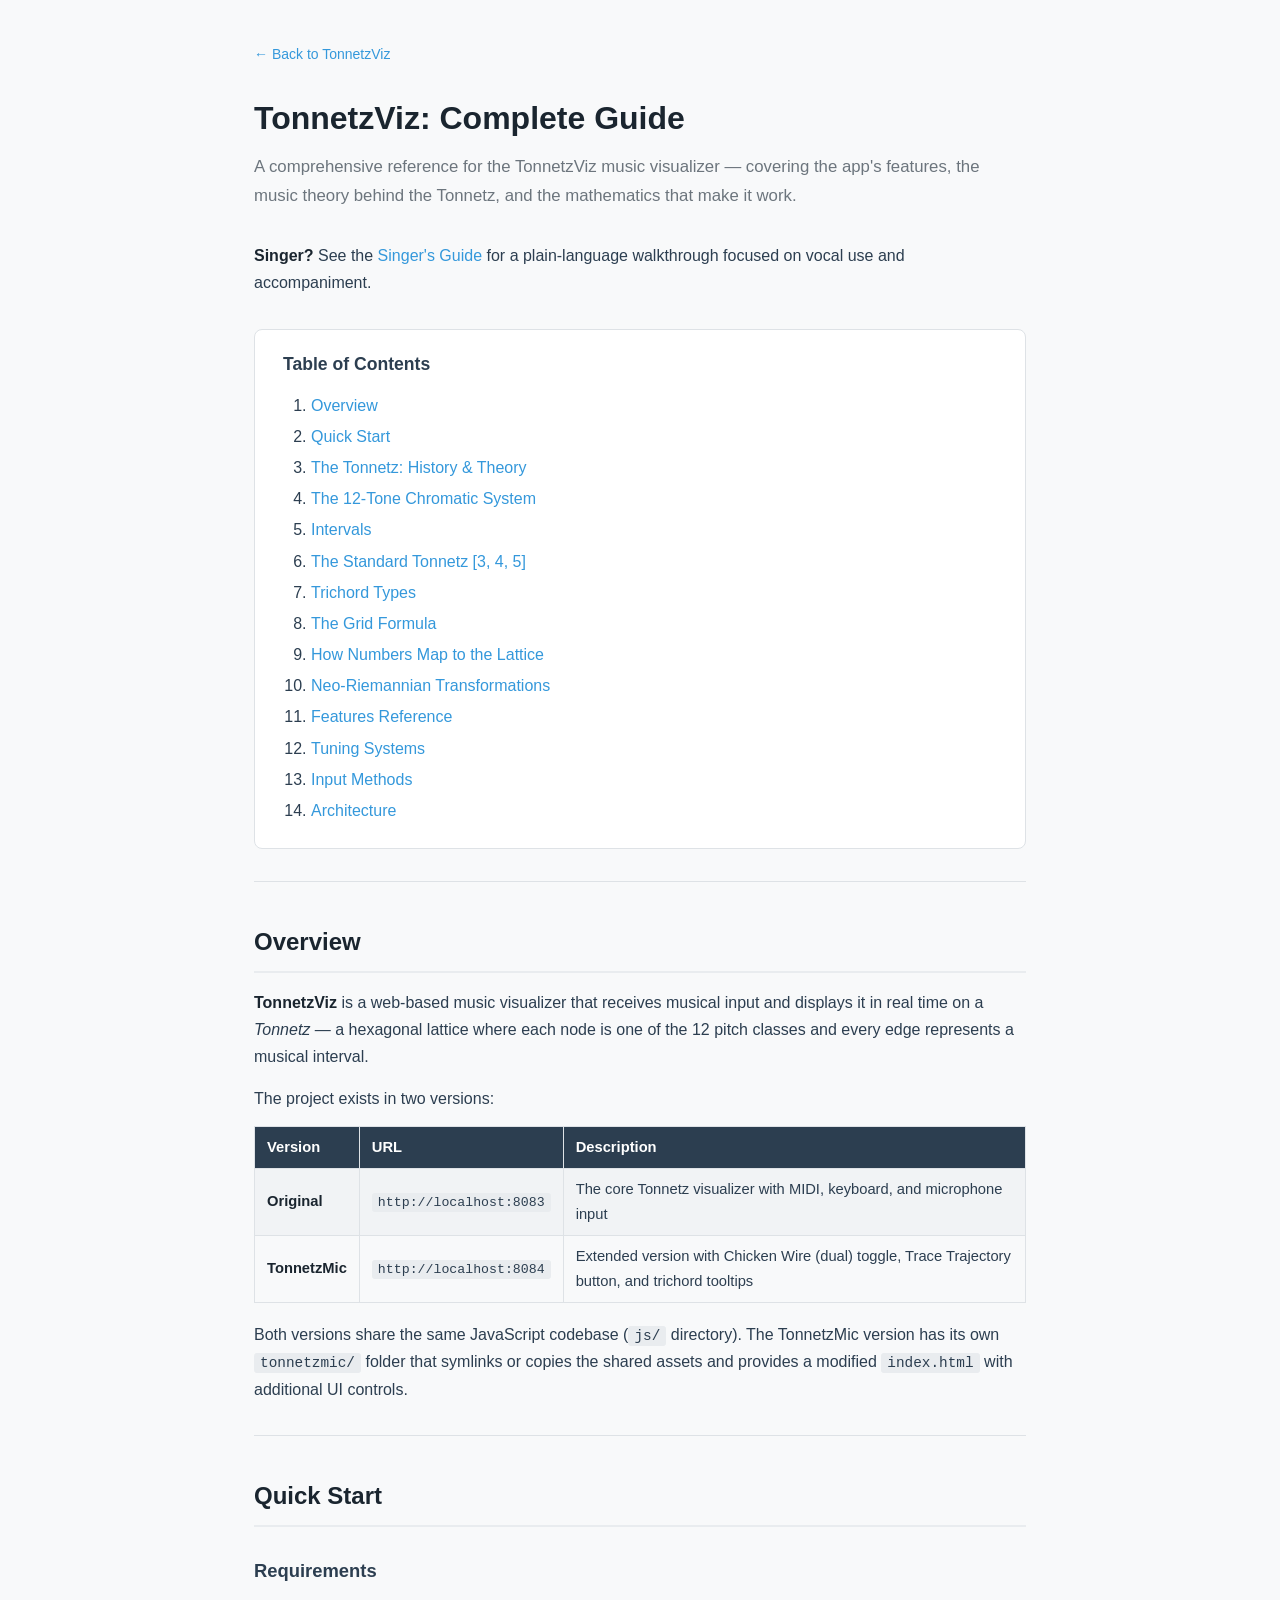
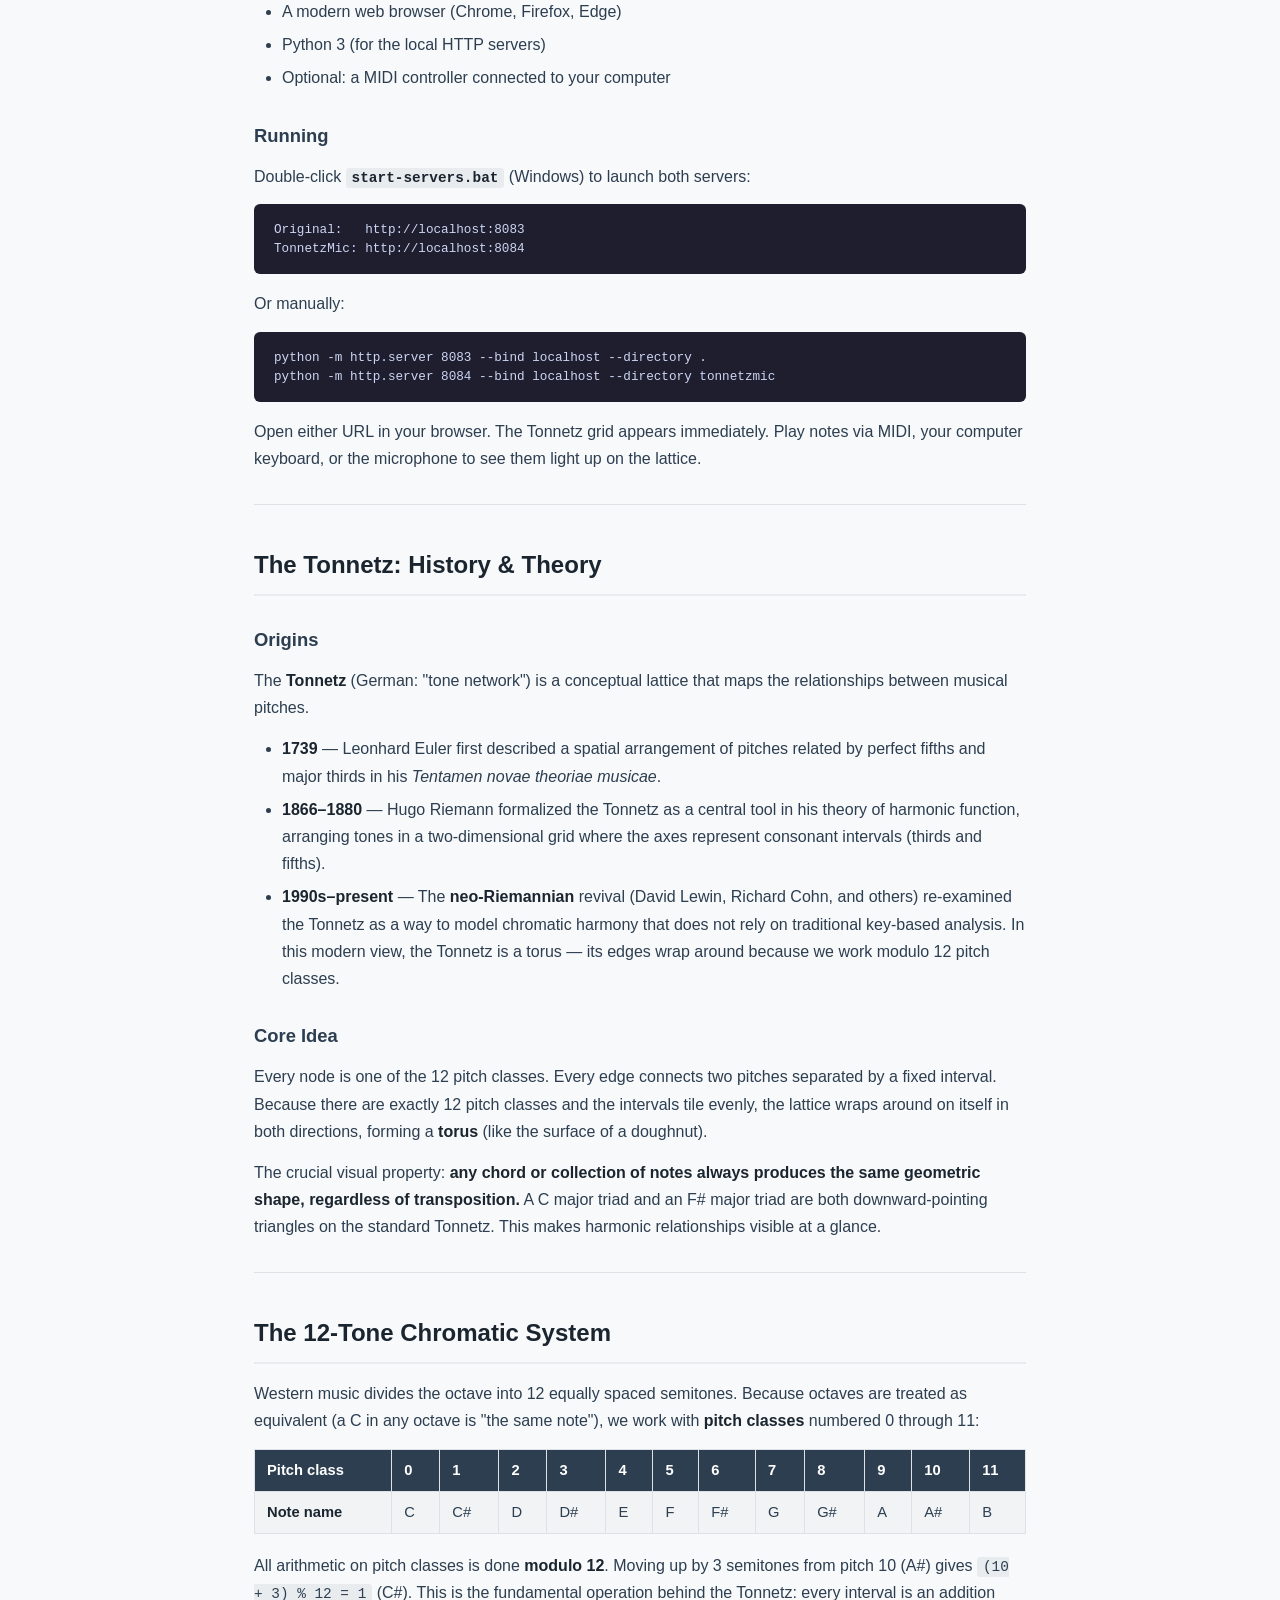
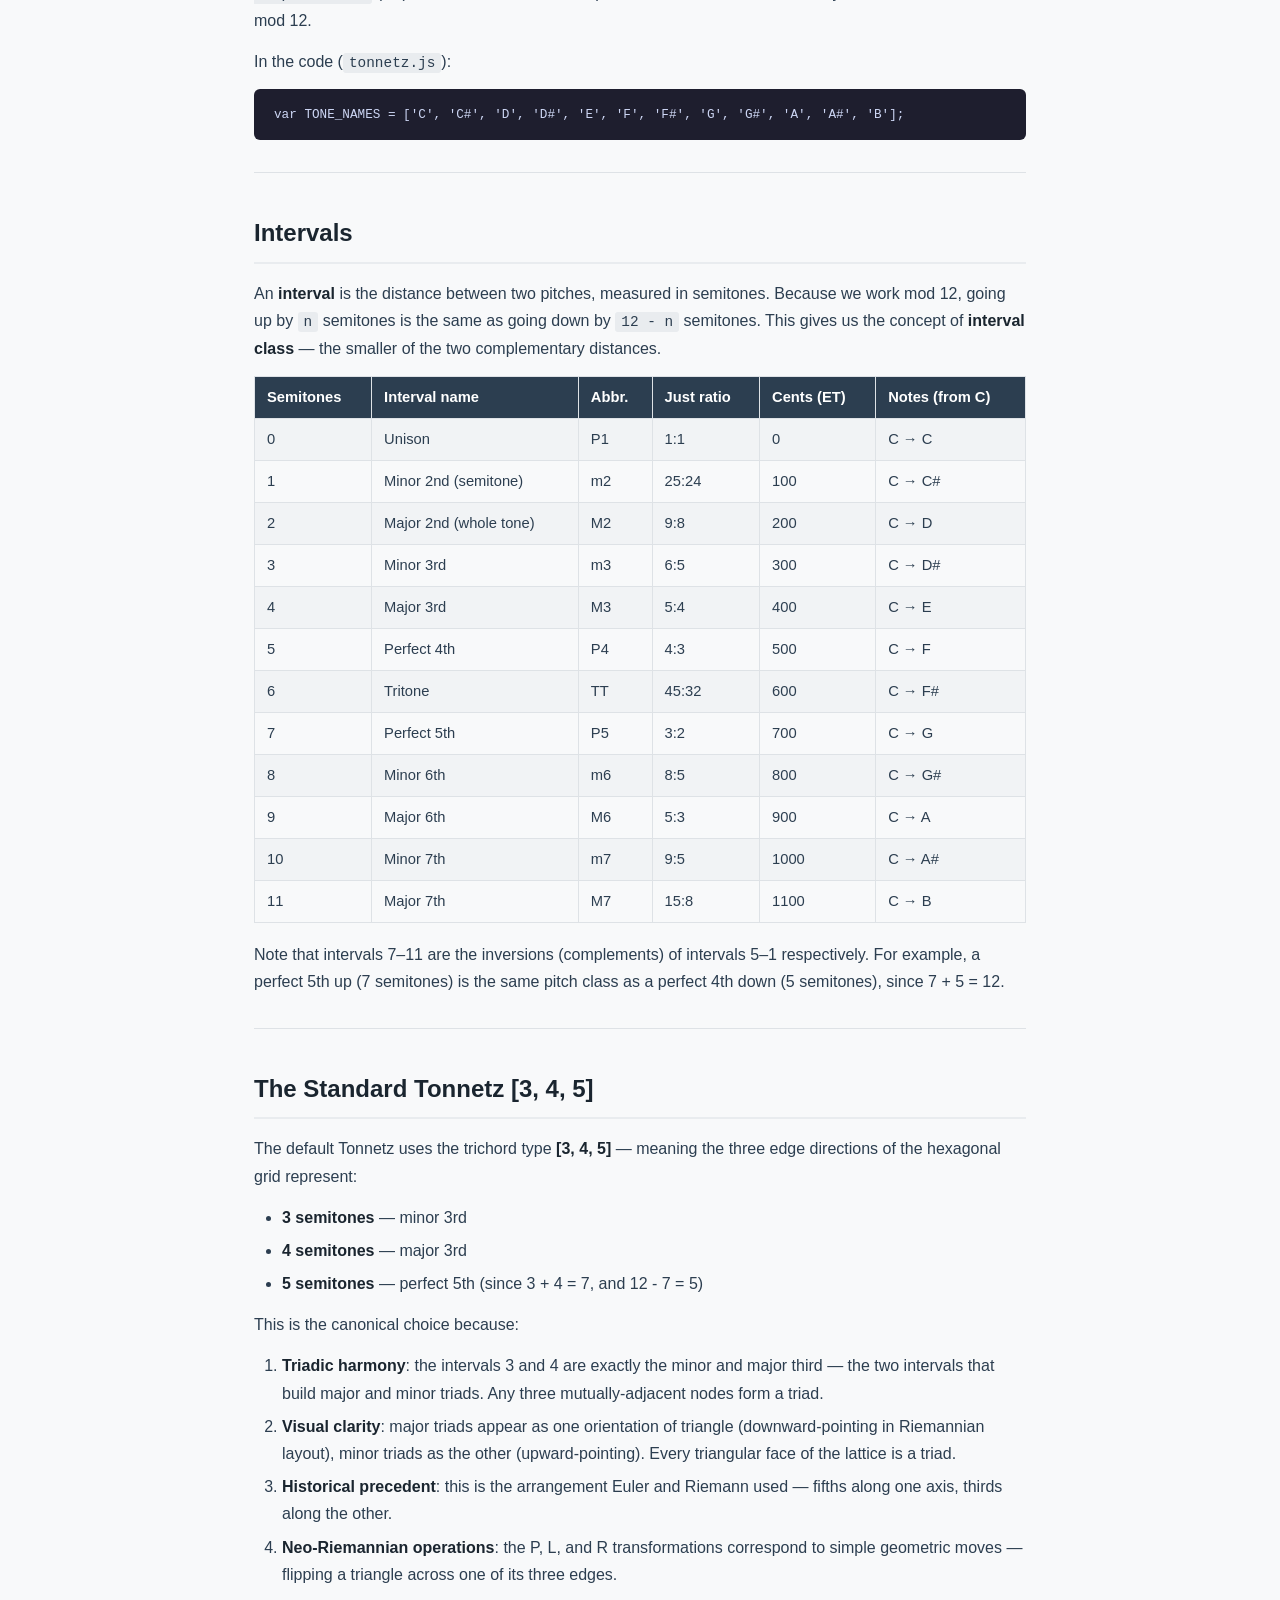
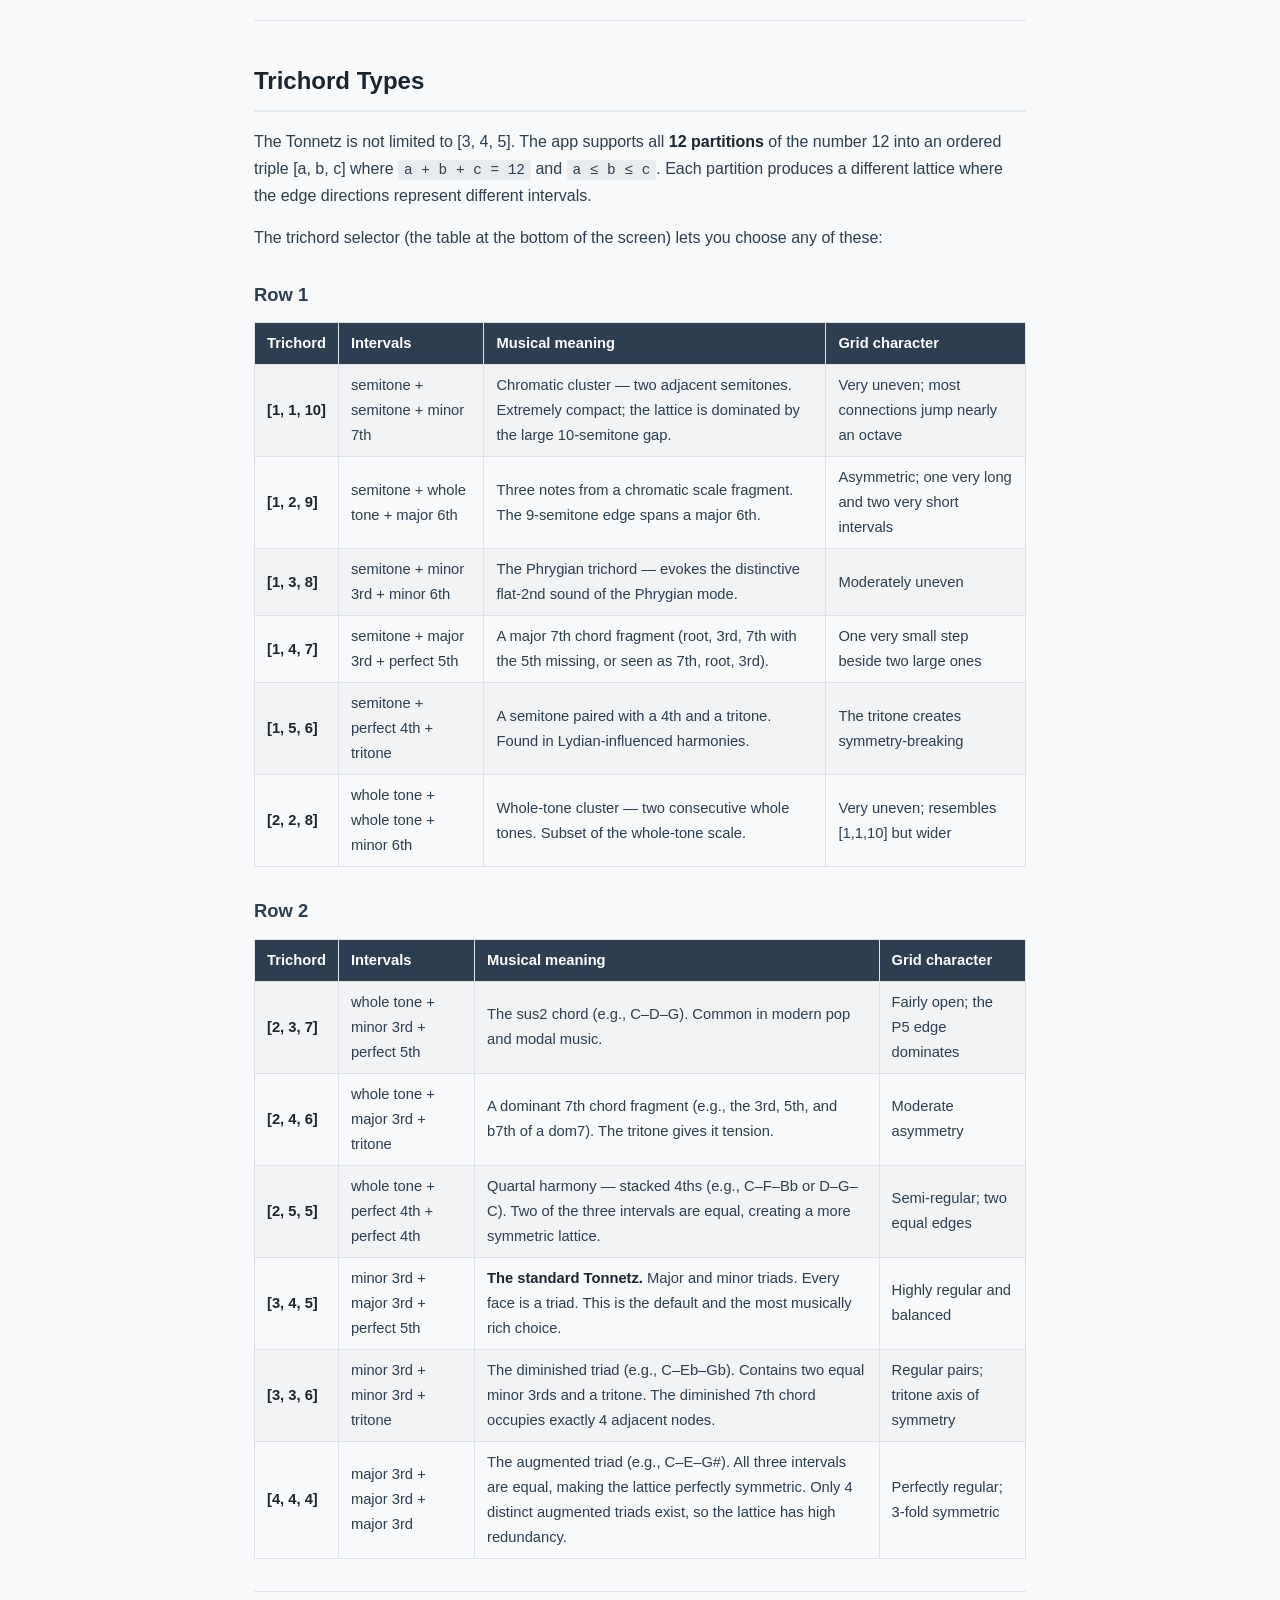
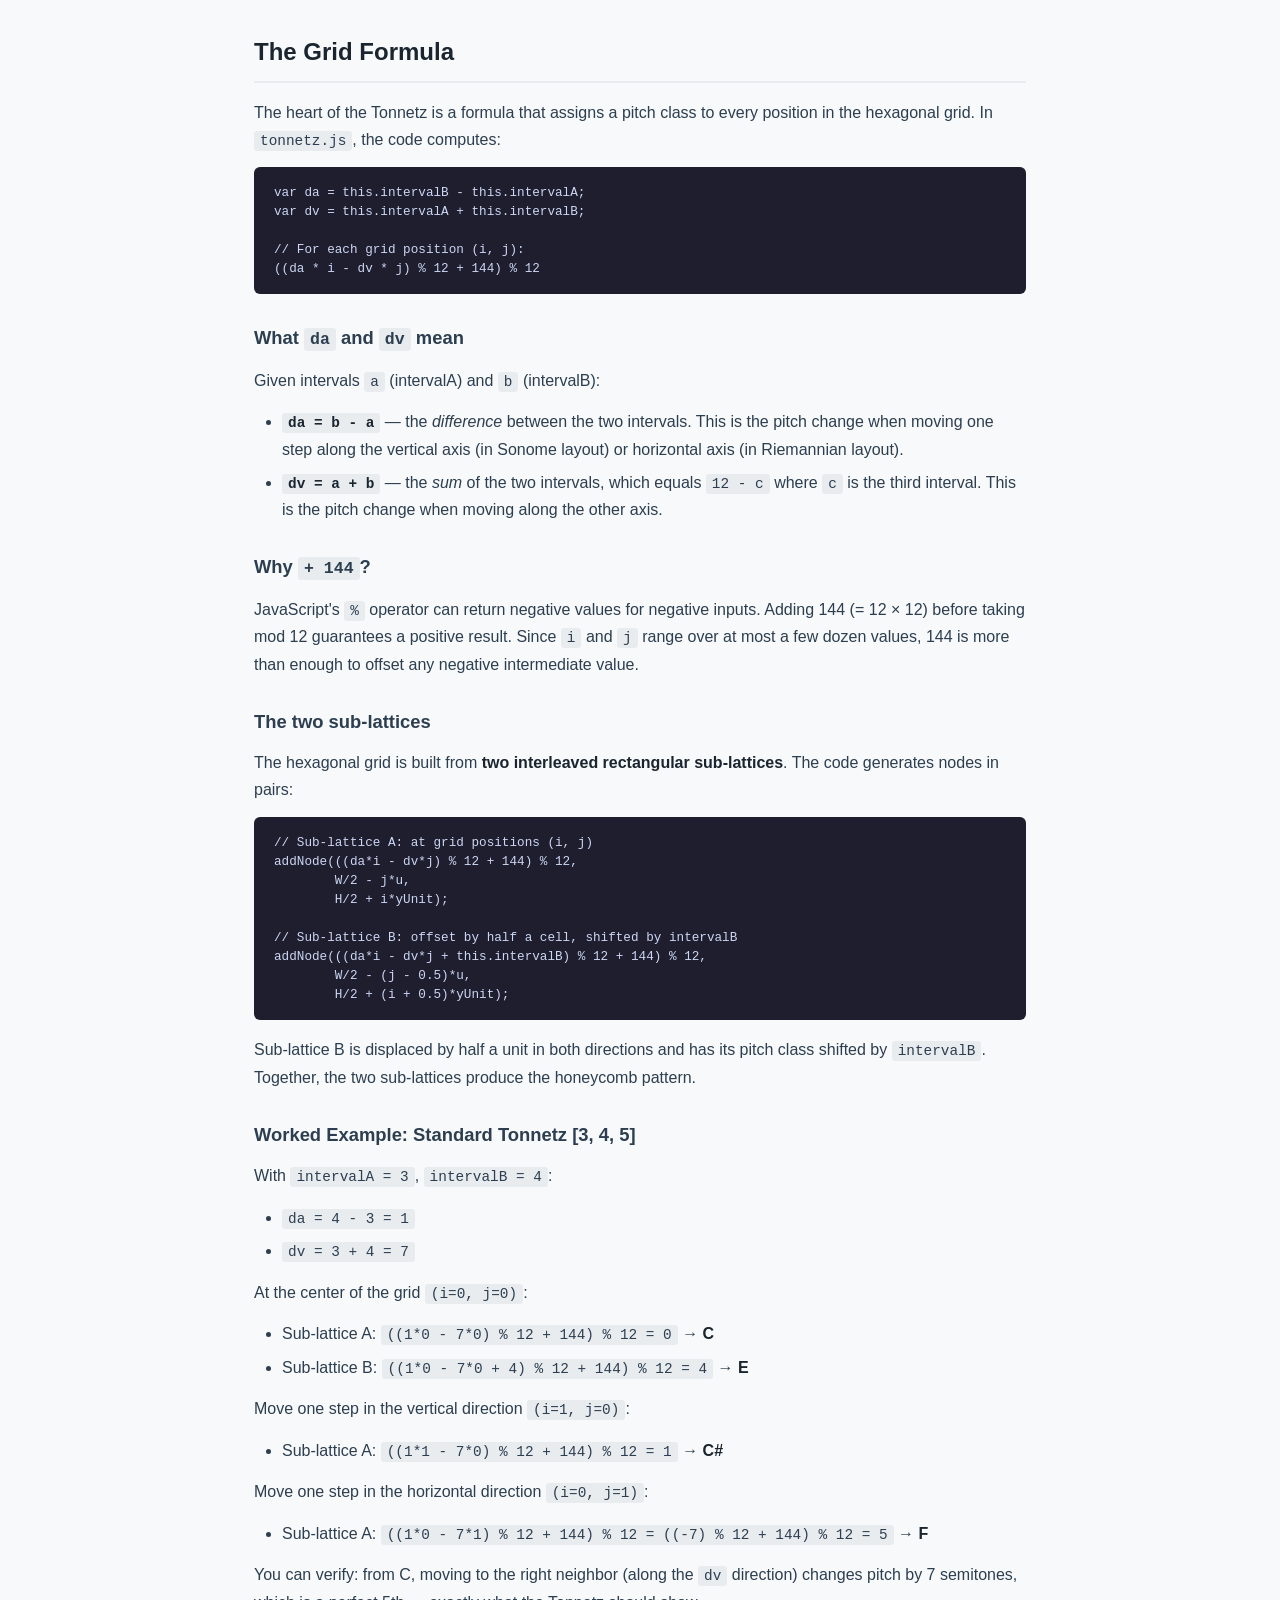
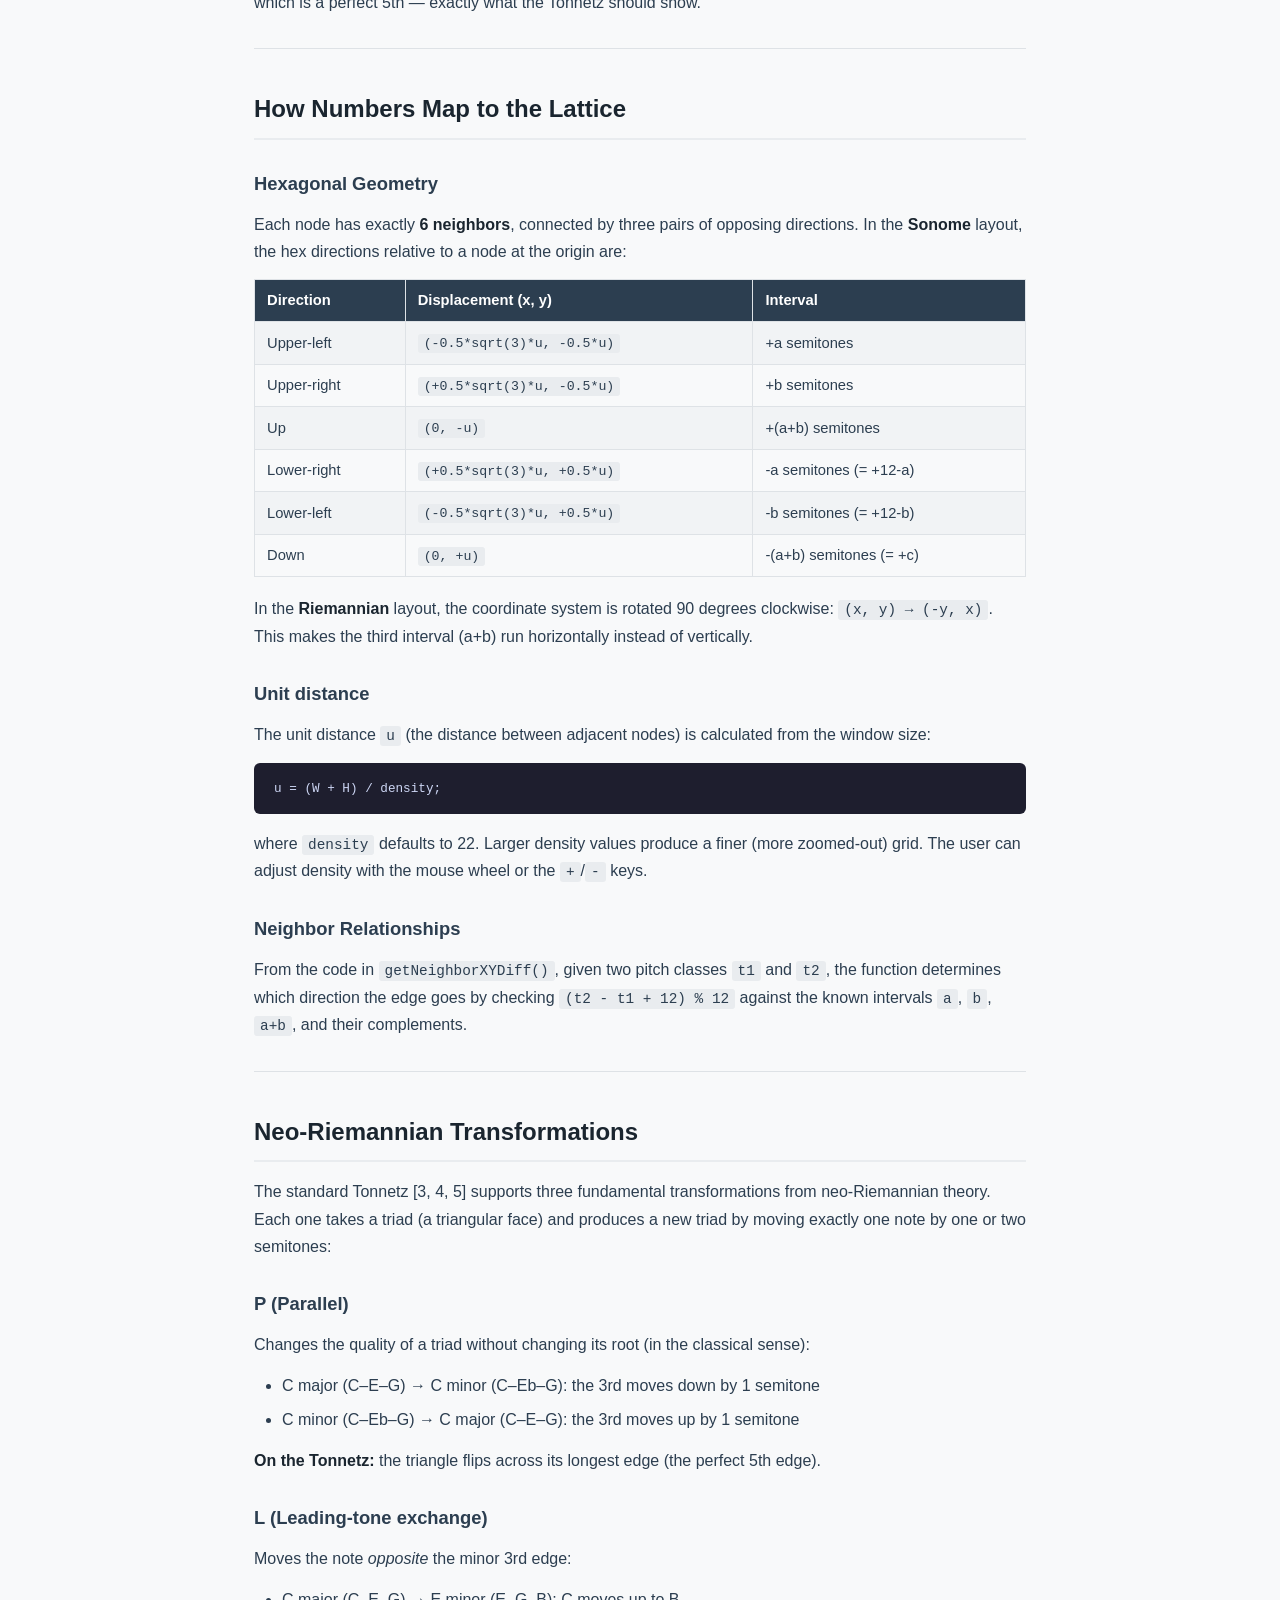
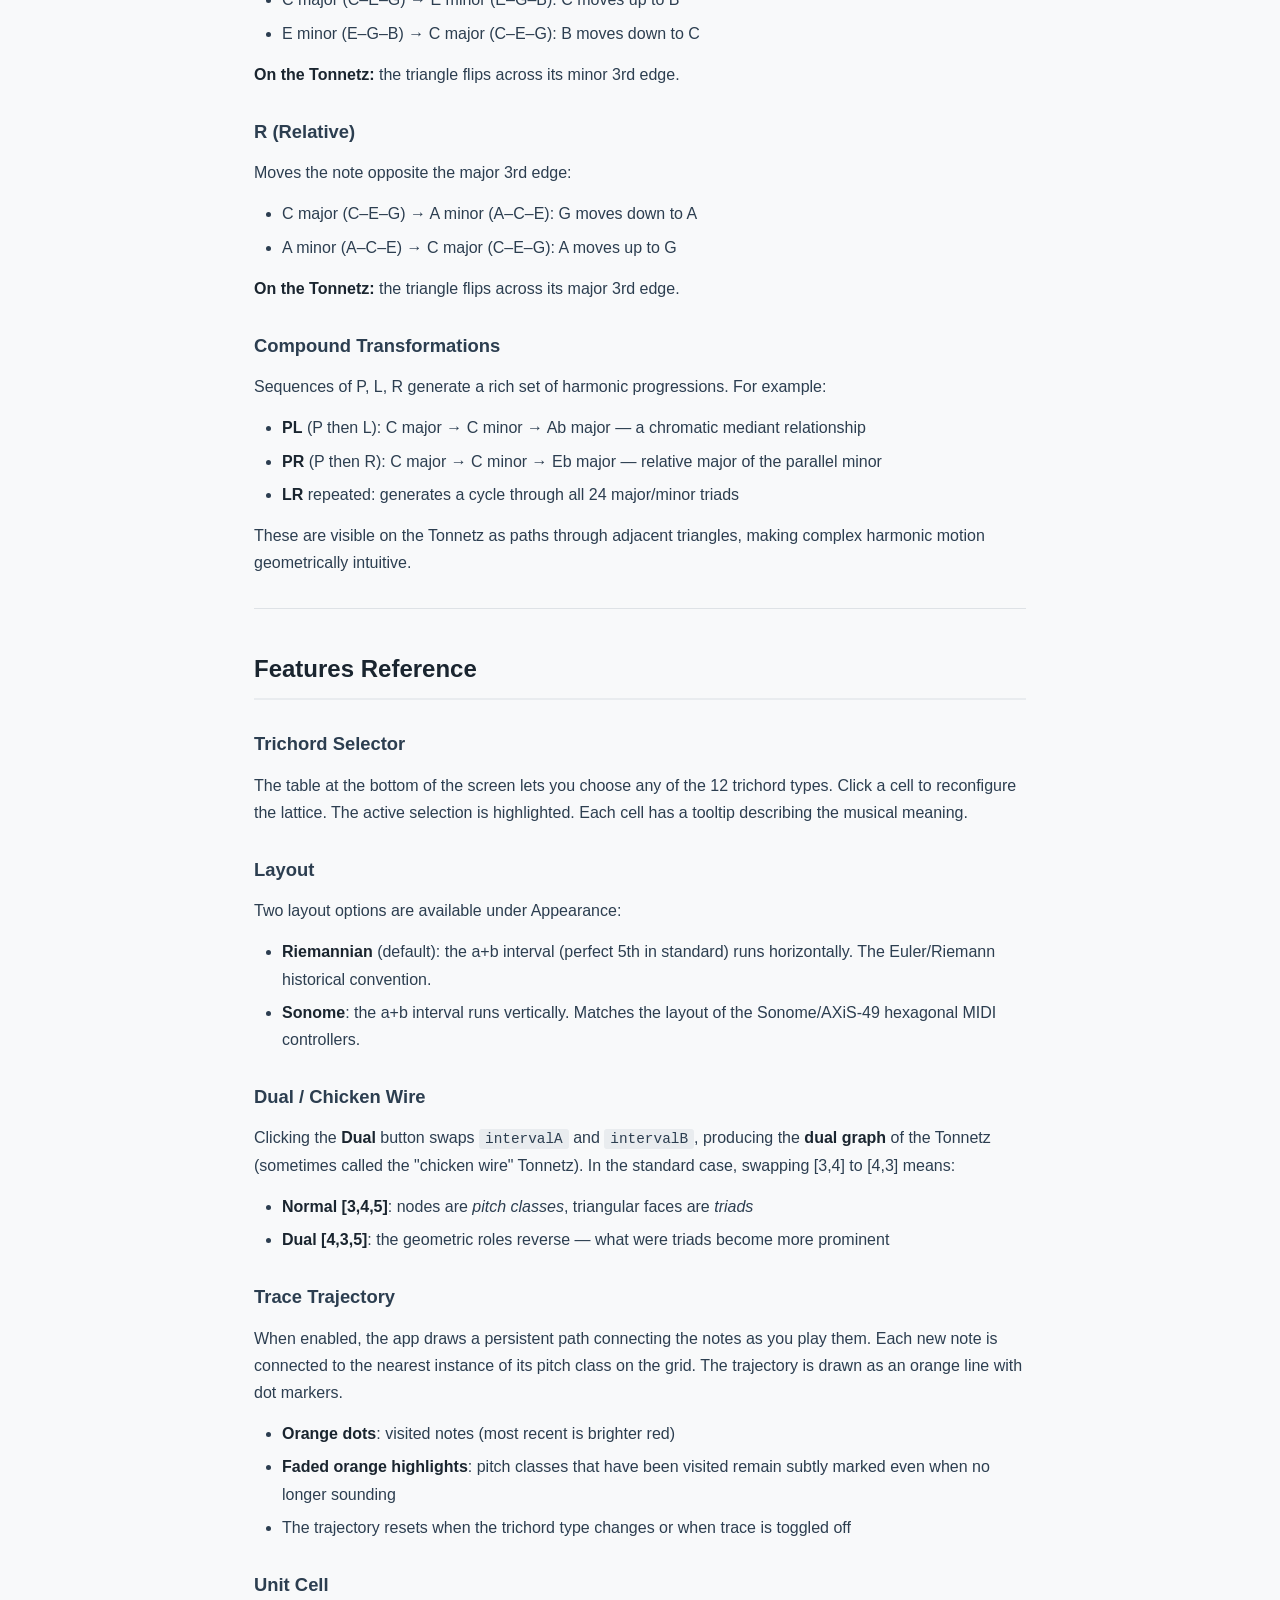
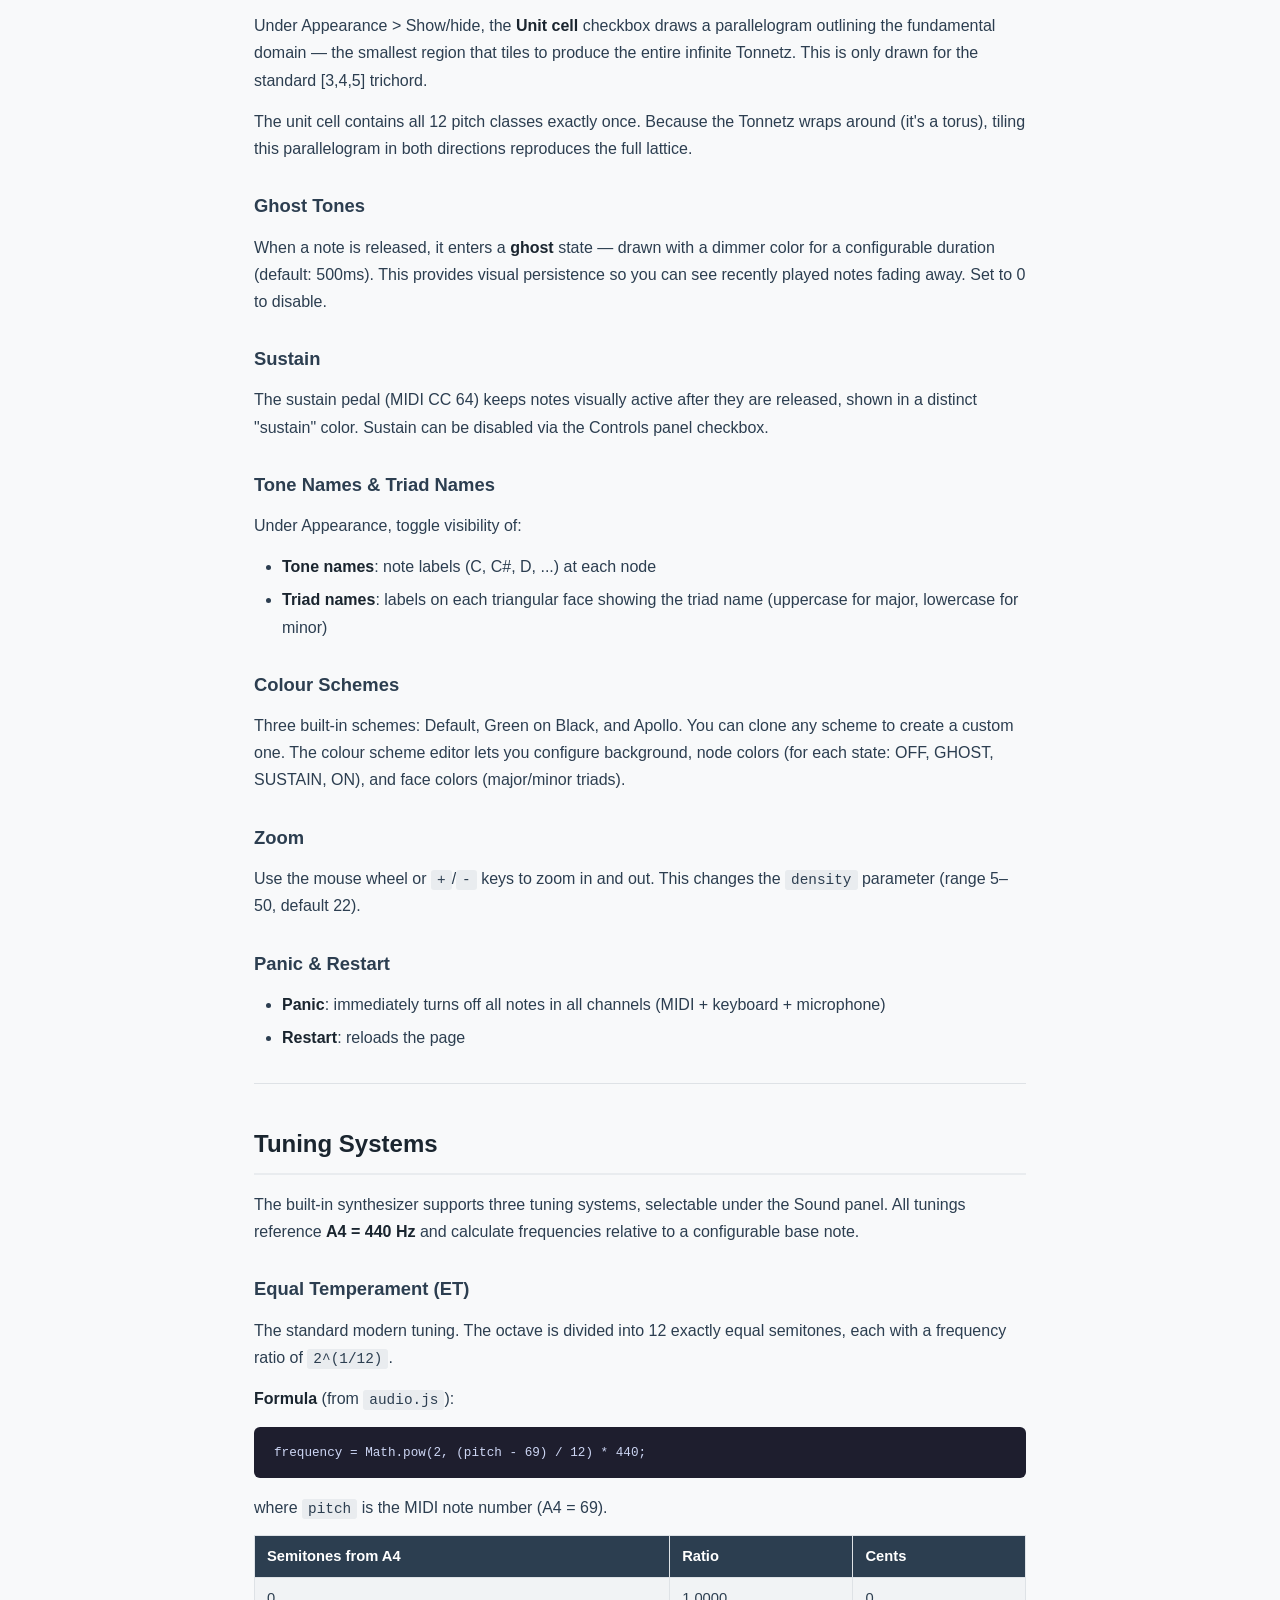
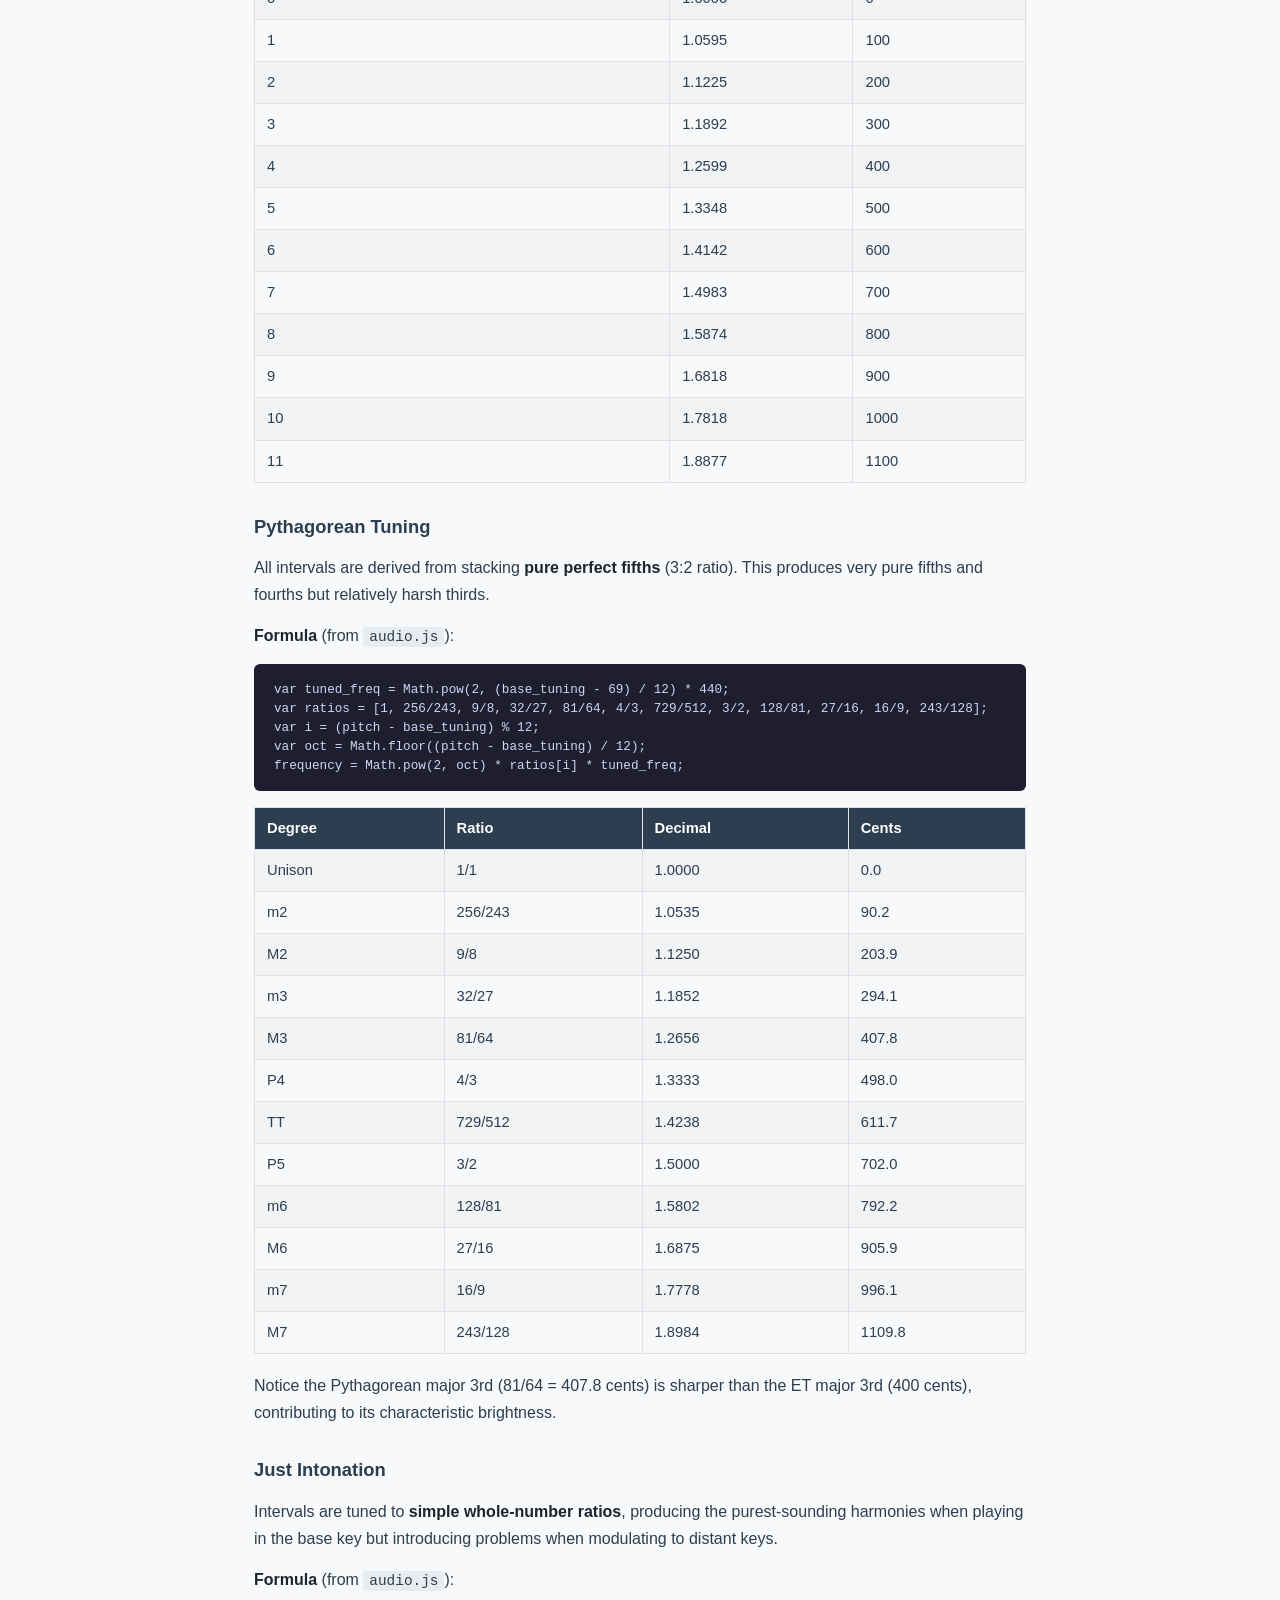
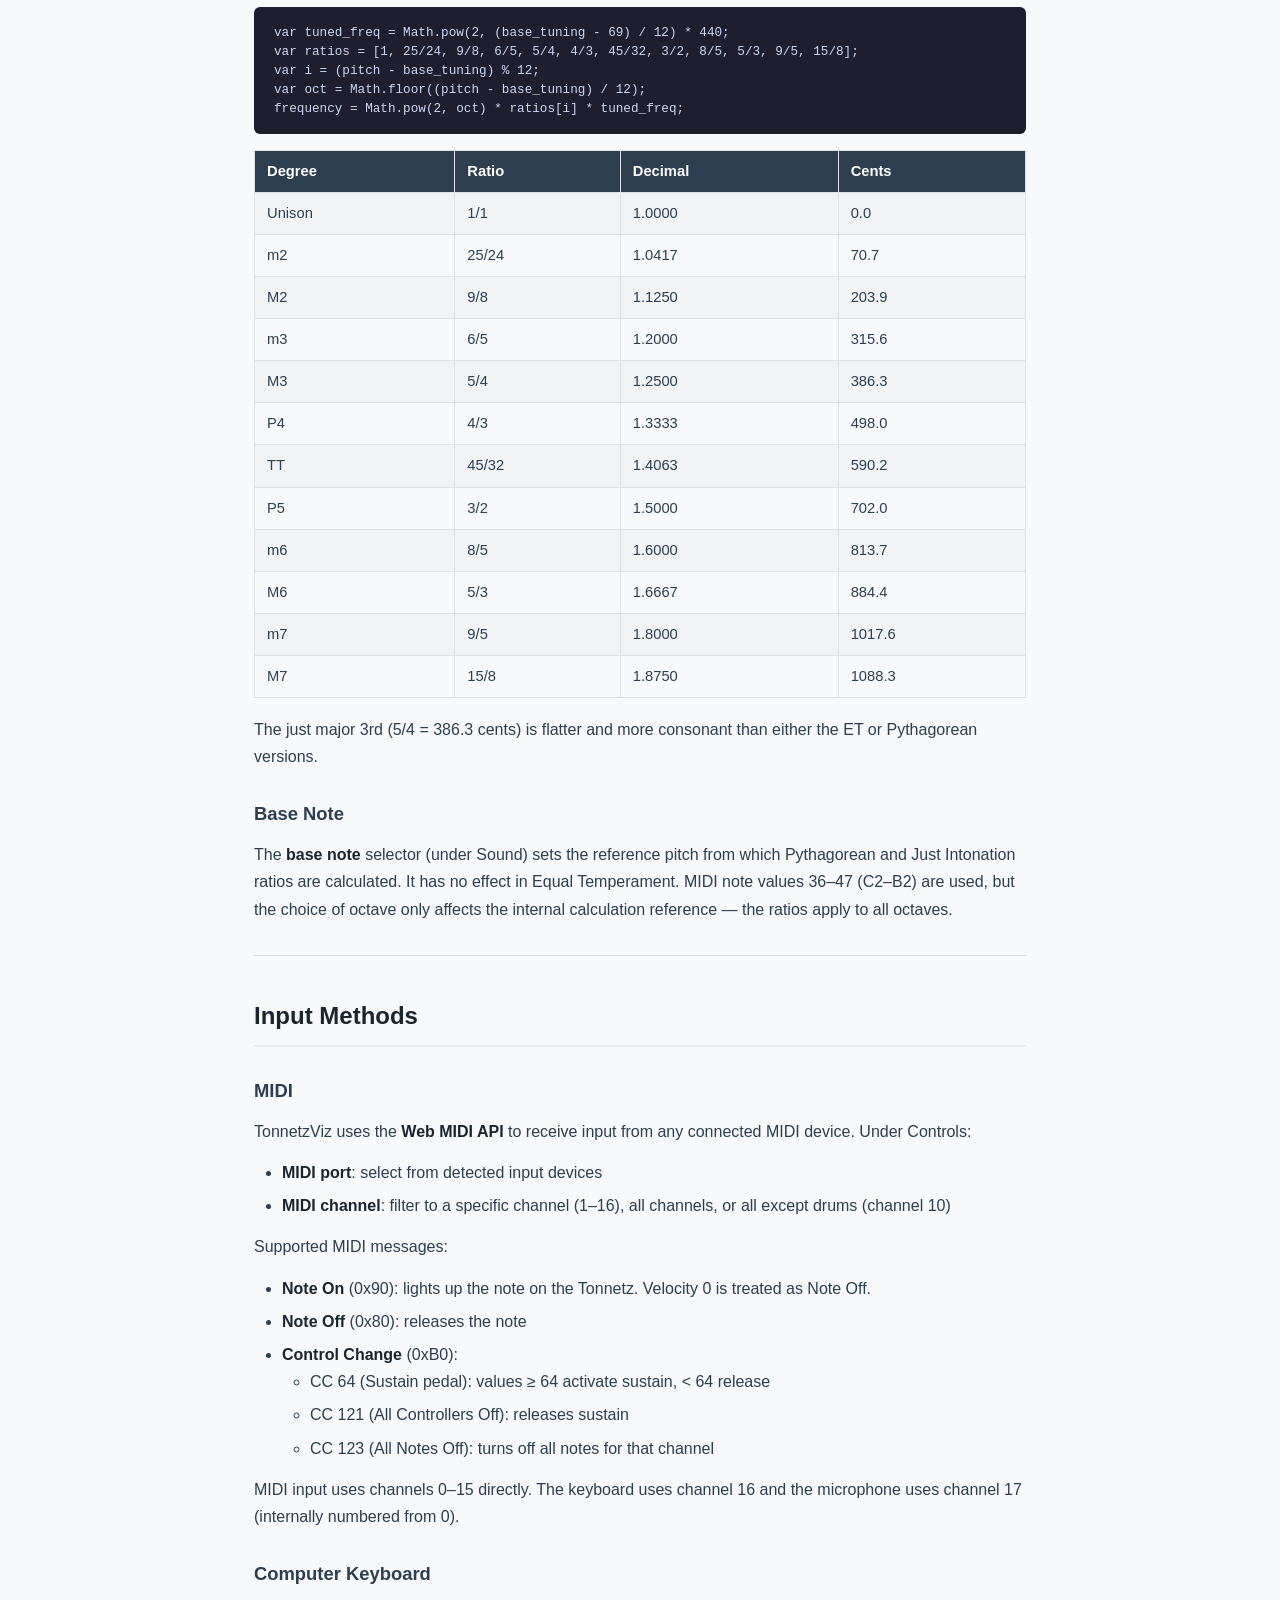
<file: help.html>
<!DOCTYPE html>
<html lang="en">
<head>
  <meta charset="UTF-8">
  <meta name="viewport" content="width=device-width, initial-scale=1.0">
  <title>TonnetzViz Guide</title>
  <style>
    * { margin: 0; padding: 0; box-sizing: border-box; }

    body {
      font-family: -apple-system, BlinkMacSystemFont, "Segoe UI", Roboto, Helvetica, Arial, sans-serif;
      line-height: 1.7;
      color: #2c3e50;
      background: #f8f9fa;
    }

    .container {
      max-width: 820px;
      margin: 0 auto;
      padding: 40px 24px 80px;
    }

    .back-link {
      display: inline-block;
      margin-bottom: 24px;
      color: #3498db;
      text-decoration: none;
      font-size: 14px;
    }
    .back-link:hover { text-decoration: underline; }

    h1 {
      font-size: 2em;
      margin-bottom: 8px;
      color: #1a252f;
    }

    .subtitle {
      font-size: 1.05em;
      color: #6c757d;
      margin-bottom: 32px;
    }

    hr {
      border: none;
      border-top: 1px solid #dee2e6;
      margin: 32px 0;
    }

    h2 {
      font-size: 1.5em;
      margin-top: 40px;
      margin-bottom: 16px;
      padding-bottom: 8px;
      border-bottom: 2px solid #e9ecef;
      color: #1a252f;
    }

    h3 {
      font-size: 1.15em;
      margin-top: 28px;
      margin-bottom: 12px;
      color: #2c3e50;
    }

    h4 {
      font-size: 1em;
      margin-top: 20px;
      margin-bottom: 8px;
      color: #34495e;
    }

    p {
      margin-bottom: 14px;
    }

    a {
      color: #3498db;
      text-decoration: none;
    }
    a:hover { text-decoration: underline; }

    ul, ol {
      margin-bottom: 14px;
      padding-left: 28px;
    }

    li {
      margin-bottom: 6px;
    }

    strong { color: #1a252f; }

    code {
      font-family: "SFMono-Regular", Consolas, "Liberation Mono", Menlo, monospace;
      background: #e9ecef;
      padding: 2px 6px;
      border-radius: 3px;
      font-size: 0.9em;
    }

    pre {
      background: #1e1e2e;
      color: #cdd6f4;
      padding: 16px 20px;
      border-radius: 6px;
      overflow-x: auto;
      margin-bottom: 16px;
      font-size: 0.88em;
      line-height: 1.5;
    }
    pre code {
      background: none;
      padding: 0;
      color: inherit;
    }

    table {
      width: 100%;
      border-collapse: collapse;
      margin-bottom: 18px;
      font-size: 0.92em;
    }
    th, td {
      border: 1px solid #dee2e6;
      padding: 8px 12px;
      text-align: left;
    }
    th {
      background: #2c3e50;
      color: #fff;
      font-weight: 600;
    }
    tr:nth-child(even) {
      background: #f1f3f5;
    }

    .toc {
      background: #fff;
      border: 1px solid #dee2e6;
      border-radius: 8px;
      padding: 20px 28px;
      margin-bottom: 32px;
    }
    .toc h3 {
      margin-top: 0;
      margin-bottom: 12px;
      font-size: 1.1em;
    }
    .toc ol {
      margin-bottom: 0;
    }
    .toc li {
      margin-bottom: 4px;
    }

    .data-flow-diagram {
      background: #1e1e2e;
      color: #cdd6f4;
      padding: 16px 20px;
      border-radius: 6px;
      overflow-x: auto;
      margin-bottom: 16px;
      font-family: "SFMono-Regular", Consolas, monospace;
      font-size: 0.85em;
      line-height: 1.5;
      white-space: pre;
    }
  </style>
</head>
<body>
  <div class="container">
    <a href="index.html" class="back-link">&larr; Back to TonnetzViz</a>

    <h1>TonnetzViz: Complete Guide</h1>
    <p class="subtitle">A comprehensive reference for the TonnetzViz music visualizer &mdash; covering the app's features, the music theory behind the Tonnetz, and the mathematics that make it work.</p>
    <p style="margin-bottom: 32px;"><strong>Singer?</strong> See the <a href="vocalist-guide.html">Singer's Guide</a> for a plain-language walkthrough focused on vocal use and accompaniment.</p>

    <div class="toc">
      <h3>Table of Contents</h3>
      <ol>
        <li><a href="#overview">Overview</a></li>
        <li><a href="#quick-start">Quick Start</a></li>
        <li><a href="#history-theory">The Tonnetz: History &amp; Theory</a></li>
        <li><a href="#chromatic-system">The 12-Tone Chromatic System</a></li>
        <li><a href="#intervals">Intervals</a></li>
        <li><a href="#standard-tonnetz">The Standard Tonnetz [3, 4, 5]</a></li>
        <li><a href="#trichord-types">Trichord Types</a></li>
        <li><a href="#grid-formula">The Grid Formula</a></li>
        <li><a href="#lattice-mapping">How Numbers Map to the Lattice</a></li>
        <li><a href="#neo-riemannian">Neo-Riemannian Transformations</a></li>
        <li><a href="#features">Features Reference</a></li>
        <li><a href="#tuning">Tuning Systems</a></li>
        <li><a href="#input">Input Methods</a></li>
        <li><a href="#architecture">Architecture</a></li>
      </ol>
    </div>

    <hr>

    <!-- Overview -->
    <h2 id="overview">Overview</h2>
    <p><strong>TonnetzViz</strong> is a web-based music visualizer that receives musical input and displays it in real time on a <em>Tonnetz</em> &mdash; a hexagonal lattice where each node is one of the 12 pitch classes and every edge represents a musical interval.</p>
    <p>The project exists in two versions:</p>
    <table>
      <tr><th>Version</th><th>URL</th><th>Description</th></tr>
      <tr><td><strong>Original</strong></td><td><code>http://localhost:8083</code></td><td>The core Tonnetz visualizer with MIDI, keyboard, and microphone input</td></tr>
      <tr><td><strong>TonnetzMic</strong></td><td><code>http://localhost:8084</code></td><td>Extended version with Chicken Wire (dual) toggle, Trace Trajectory button, and trichord tooltips</td></tr>
    </table>
    <p>Both versions share the same JavaScript codebase (<code>js/</code> directory). The TonnetzMic version has its own <code>tonnetzmic/</code> folder that symlinks or copies the shared assets and provides a modified <code>index.html</code> with additional UI controls.</p>

    <hr>

    <!-- Quick Start -->
    <h2 id="quick-start">Quick Start</h2>
    <h3>Requirements</h3>
    <ul>
      <li>A modern web browser (Chrome, Firefox, Edge)</li>
      <li>Python 3 (for the local HTTP servers)</li>
      <li>Optional: a MIDI controller connected to your computer</li>
    </ul>

    <h3>Running</h3>
    <p>Double-click <strong><code>start-servers.bat</code></strong> (Windows) to launch both servers:</p>
    <pre><code>Original:   http://localhost:8083
TonnetzMic: http://localhost:8084</code></pre>
    <p>Or manually:</p>
    <pre><code>python -m http.server 8083 --bind localhost --directory .
python -m http.server 8084 --bind localhost --directory tonnetzmic</code></pre>
    <p>Open either URL in your browser. The Tonnetz grid appears immediately. Play notes via MIDI, your computer keyboard, or the microphone to see them light up on the lattice.</p>

    <hr>

    <!-- History & Theory -->
    <h2 id="history-theory">The Tonnetz: History &amp; Theory</h2>
    <h3>Origins</h3>
    <p>The <strong>Tonnetz</strong> (German: "tone network") is a conceptual lattice that maps the relationships between musical pitches.</p>
    <ul>
      <li><strong>1739</strong> &mdash; Leonhard Euler first described a spatial arrangement of pitches related by perfect fifths and major thirds in his <em>Tentamen novae theoriae musicae</em>.</li>
      <li><strong>1866&ndash;1880</strong> &mdash; Hugo Riemann formalized the Tonnetz as a central tool in his theory of harmonic function, arranging tones in a two-dimensional grid where the axes represent consonant intervals (thirds and fifths).</li>
      <li><strong>1990s&ndash;present</strong> &mdash; The <strong>neo-Riemannian</strong> revival (David Lewin, Richard Cohn, and others) re-examined the Tonnetz as a way to model chromatic harmony that does not rely on traditional key-based analysis. In this modern view, the Tonnetz is a torus &mdash; its edges wrap around because we work modulo 12 pitch classes.</li>
    </ul>

    <h3>Core Idea</h3>
    <p>Every node is one of the 12 pitch classes. Every edge connects two pitches separated by a fixed interval. Because there are exactly 12 pitch classes and the intervals tile evenly, the lattice wraps around on itself in both directions, forming a <strong>torus</strong> (like the surface of a doughnut).</p>
    <p>The crucial visual property: <strong>any chord or collection of notes always produces the same geometric shape, regardless of transposition.</strong> A C major triad and an F# major triad are both downward-pointing triangles on the standard Tonnetz. This makes harmonic relationships visible at a glance.</p>

    <hr>

    <!-- 12-Tone Chromatic System -->
    <h2 id="chromatic-system">The 12-Tone Chromatic System</h2>
    <p>Western music divides the octave into 12 equally spaced semitones. Because octaves are treated as equivalent (a C in any octave is "the same note"), we work with <strong>pitch classes</strong> numbered 0 through 11:</p>
    <table>
      <tr><th>Pitch class</th><th>0</th><th>1</th><th>2</th><th>3</th><th>4</th><th>5</th><th>6</th><th>7</th><th>8</th><th>9</th><th>10</th><th>11</th></tr>
      <tr><td><strong>Note name</strong></td><td>C</td><td>C#</td><td>D</td><td>D#</td><td>E</td><td>F</td><td>F#</td><td>G</td><td>G#</td><td>A</td><td>A#</td><td>B</td></tr>
    </table>
    <p>All arithmetic on pitch classes is done <strong>modulo 12</strong>. Moving up by 3 semitones from pitch 10 (A#) gives <code>(10 + 3) % 12 = 1</code> (C#). This is the fundamental operation behind the Tonnetz: every interval is an addition mod 12.</p>
    <p>In the code (<code>tonnetz.js</code>):</p>
    <pre><code>var TONE_NAMES = ['C', 'C#', 'D', 'D#', 'E', 'F', 'F#', 'G', 'G#', 'A', 'A#', 'B'];</code></pre>

    <hr>

    <!-- Intervals -->
    <h2 id="intervals">Intervals</h2>
    <p>An <strong>interval</strong> is the distance between two pitches, measured in semitones. Because we work mod 12, going up by <code>n</code> semitones is the same as going down by <code>12 - n</code> semitones. This gives us the concept of <strong>interval class</strong> &mdash; the smaller of the two complementary distances.</p>
    <table>
      <tr><th>Semitones</th><th>Interval name</th><th>Abbr.</th><th>Just ratio</th><th>Cents (ET)</th><th>Notes (from C)</th></tr>
      <tr><td>0</td><td>Unison</td><td>P1</td><td>1:1</td><td>0</td><td>C &rarr; C</td></tr>
      <tr><td>1</td><td>Minor 2nd (semitone)</td><td>m2</td><td>25:24</td><td>100</td><td>C &rarr; C#</td></tr>
      <tr><td>2</td><td>Major 2nd (whole tone)</td><td>M2</td><td>9:8</td><td>200</td><td>C &rarr; D</td></tr>
      <tr><td>3</td><td>Minor 3rd</td><td>m3</td><td>6:5</td><td>300</td><td>C &rarr; D#</td></tr>
      <tr><td>4</td><td>Major 3rd</td><td>M3</td><td>5:4</td><td>400</td><td>C &rarr; E</td></tr>
      <tr><td>5</td><td>Perfect 4th</td><td>P4</td><td>4:3</td><td>500</td><td>C &rarr; F</td></tr>
      <tr><td>6</td><td>Tritone</td><td>TT</td><td>45:32</td><td>600</td><td>C &rarr; F#</td></tr>
      <tr><td>7</td><td>Perfect 5th</td><td>P5</td><td>3:2</td><td>700</td><td>C &rarr; G</td></tr>
      <tr><td>8</td><td>Minor 6th</td><td>m6</td><td>8:5</td><td>800</td><td>C &rarr; G#</td></tr>
      <tr><td>9</td><td>Major 6th</td><td>M6</td><td>5:3</td><td>900</td><td>C &rarr; A</td></tr>
      <tr><td>10</td><td>Minor 7th</td><td>m7</td><td>9:5</td><td>1000</td><td>C &rarr; A#</td></tr>
      <tr><td>11</td><td>Major 7th</td><td>M7</td><td>15:8</td><td>1100</td><td>C &rarr; B</td></tr>
    </table>
    <p>Note that intervals 7&ndash;11 are the inversions (complements) of intervals 5&ndash;1 respectively. For example, a perfect 5th up (7 semitones) is the same pitch class as a perfect 4th down (5 semitones), since 7 + 5 = 12.</p>

    <hr>

    <!-- Standard Tonnetz -->
    <h2 id="standard-tonnetz">The Standard Tonnetz [3, 4, 5]</h2>
    <p>The default Tonnetz uses the trichord type <strong>[3, 4, 5]</strong> &mdash; meaning the three edge directions of the hexagonal grid represent:</p>
    <ul>
      <li><strong>3 semitones</strong> &mdash; minor 3rd</li>
      <li><strong>4 semitones</strong> &mdash; major 3rd</li>
      <li><strong>5 semitones</strong> &mdash; perfect 5th (since 3 + 4 = 7, and 12 - 7 = 5)</li>
    </ul>
    <p>This is the canonical choice because:</p>
    <ol>
      <li><strong>Triadic harmony</strong>: the intervals 3 and 4 are exactly the minor and major third &mdash; the two intervals that build major and minor triads. Any three mutually-adjacent nodes form a triad.</li>
      <li><strong>Visual clarity</strong>: major triads appear as one orientation of triangle (downward-pointing in Riemannian layout), minor triads as the other (upward-pointing). Every triangular face of the lattice is a triad.</li>
      <li><strong>Historical precedent</strong>: this is the arrangement Euler and Riemann used &mdash; fifths along one axis, thirds along the other.</li>
      <li><strong>Neo-Riemannian operations</strong>: the P, L, and R transformations correspond to simple geometric moves &mdash; flipping a triangle across one of its three edges.</li>
    </ol>

    <hr>

    <!-- Trichord Types -->
    <h2 id="trichord-types">Trichord Types</h2>
    <p>The Tonnetz is not limited to [3, 4, 5]. The app supports all <strong>12 partitions</strong> of the number 12 into an ordered triple [a, b, c] where <code>a + b + c = 12</code> and <code>a &le; b &le; c</code>. Each partition produces a different lattice where the edge directions represent different intervals.</p>
    <p>The trichord selector (the table at the bottom of the screen) lets you choose any of these:</p>

    <h3>Row 1</h3>
    <table>
      <tr><th>Trichord</th><th>Intervals</th><th>Musical meaning</th><th>Grid character</th></tr>
      <tr><td><strong>[1, 1, 10]</strong></td><td>semitone + semitone + minor 7th</td><td>Chromatic cluster &mdash; two adjacent semitones. Extremely compact; the lattice is dominated by the large 10-semitone gap.</td><td>Very uneven; most connections jump nearly an octave</td></tr>
      <tr><td><strong>[1, 2, 9]</strong></td><td>semitone + whole tone + major 6th</td><td>Three notes from a chromatic scale fragment. The 9-semitone edge spans a major 6th.</td><td>Asymmetric; one very long and two very short intervals</td></tr>
      <tr><td><strong>[1, 3, 8]</strong></td><td>semitone + minor 3rd + minor 6th</td><td>The Phrygian trichord &mdash; evokes the distinctive flat-2nd sound of the Phrygian mode.</td><td>Moderately uneven</td></tr>
      <tr><td><strong>[1, 4, 7]</strong></td><td>semitone + major 3rd + perfect 5th</td><td>A major 7th chord fragment (root, 3rd, 7th with the 5th missing, or seen as 7th, root, 3rd).</td><td>One very small step beside two large ones</td></tr>
      <tr><td><strong>[1, 5, 6]</strong></td><td>semitone + perfect 4th + tritone</td><td>A semitone paired with a 4th and a tritone. Found in Lydian-influenced harmonies.</td><td>The tritone creates symmetry-breaking</td></tr>
      <tr><td><strong>[2, 2, 8]</strong></td><td>whole tone + whole tone + minor 6th</td><td>Whole-tone cluster &mdash; two consecutive whole tones. Subset of the whole-tone scale.</td><td>Very uneven; resembles [1,1,10] but wider</td></tr>
    </table>

    <h3>Row 2</h3>
    <table>
      <tr><th>Trichord</th><th>Intervals</th><th>Musical meaning</th><th>Grid character</th></tr>
      <tr><td><strong>[2, 3, 7]</strong></td><td>whole tone + minor 3rd + perfect 5th</td><td>The sus2 chord (e.g., C&ndash;D&ndash;G). Common in modern pop and modal music.</td><td>Fairly open; the P5 edge dominates</td></tr>
      <tr><td><strong>[2, 4, 6]</strong></td><td>whole tone + major 3rd + tritone</td><td>A dominant 7th chord fragment (e.g., the 3rd, 5th, and b7th of a dom7). The tritone gives it tension.</td><td>Moderate asymmetry</td></tr>
      <tr><td><strong>[2, 5, 5]</strong></td><td>whole tone + perfect 4th + perfect 4th</td><td>Quartal harmony &mdash; stacked 4ths (e.g., C&ndash;F&ndash;Bb or D&ndash;G&ndash;C). Two of the three intervals are equal, creating a more symmetric lattice.</td><td>Semi-regular; two equal edges</td></tr>
      <tr><td><strong>[3, 4, 5]</strong></td><td>minor 3rd + major 3rd + perfect 5th</td><td><strong>The standard Tonnetz.</strong> Major and minor triads. Every face is a triad. This is the default and the most musically rich choice.</td><td>Highly regular and balanced</td></tr>
      <tr><td><strong>[3, 3, 6]</strong></td><td>minor 3rd + minor 3rd + tritone</td><td>The diminished triad (e.g., C&ndash;Eb&ndash;Gb). Contains two equal minor 3rds and a tritone. The diminished 7th chord occupies exactly 4 adjacent nodes.</td><td>Regular pairs; tritone axis of symmetry</td></tr>
      <tr><td><strong>[4, 4, 4]</strong></td><td>major 3rd + major 3rd + major 3rd</td><td>The augmented triad (e.g., C&ndash;E&ndash;G#). All three intervals are equal, making the lattice perfectly symmetric. Only 4 distinct augmented triads exist, so the lattice has high redundancy.</td><td>Perfectly regular; 3-fold symmetric</td></tr>
    </table>

    <hr>

    <!-- Grid Formula -->
    <h2 id="grid-formula">The Grid Formula</h2>
    <p>The heart of the Tonnetz is a formula that assigns a pitch class to every position in the hexagonal grid. In <code>tonnetz.js</code>, the code computes:</p>
    <pre><code>var da = this.intervalB - this.intervalA;
var dv = this.intervalA + this.intervalB;

// For each grid position (i, j):
((da * i - dv * j) % 12 + 144) % 12</code></pre>

    <h3>What <code>da</code> and <code>dv</code> mean</h3>
    <p>Given intervals <code>a</code> (intervalA) and <code>b</code> (intervalB):</p>
    <ul>
      <li><strong><code>da = b - a</code></strong> &mdash; the <em>difference</em> between the two intervals. This is the pitch change when moving one step along the vertical axis (in Sonome layout) or horizontal axis (in Riemannian layout).</li>
      <li><strong><code>dv = a + b</code></strong> &mdash; the <em>sum</em> of the two intervals, which equals <code>12 - c</code> where <code>c</code> is the third interval. This is the pitch change when moving along the other axis.</li>
    </ul>

    <h3>Why <code>+ 144</code>?</h3>
    <p>JavaScript's <code>%</code> operator can return negative values for negative inputs. Adding 144 (= 12 &times; 12) before taking mod 12 guarantees a positive result. Since <code>i</code> and <code>j</code> range over at most a few dozen values, 144 is more than enough to offset any negative intermediate value.</p>

    <h3>The two sub-lattices</h3>
    <p>The hexagonal grid is built from <strong>two interleaved rectangular sub-lattices</strong>. The code generates nodes in pairs:</p>
    <pre><code>// Sub-lattice A: at grid positions (i, j)
addNode(((da*i - dv*j) % 12 + 144) % 12,
        W/2 - j*u,
        H/2 + i*yUnit);

// Sub-lattice B: offset by half a cell, shifted by intervalB
addNode(((da*i - dv*j + this.intervalB) % 12 + 144) % 12,
        W/2 - (j - 0.5)*u,
        H/2 + (i + 0.5)*yUnit);</code></pre>
    <p>Sub-lattice B is displaced by half a unit in both directions and has its pitch class shifted by <code>intervalB</code>. Together, the two sub-lattices produce the honeycomb pattern.</p>

    <h3>Worked Example: Standard Tonnetz [3, 4, 5]</h3>
    <p>With <code>intervalA = 3</code>, <code>intervalB = 4</code>:</p>
    <ul>
      <li><code>da = 4 - 3 = 1</code></li>
      <li><code>dv = 3 + 4 = 7</code></li>
    </ul>
    <p>At the center of the grid <code>(i=0, j=0)</code>:</p>
    <ul>
      <li>Sub-lattice A: <code>((1*0 - 7*0) % 12 + 144) % 12 = 0</code> &rarr; <strong>C</strong></li>
      <li>Sub-lattice B: <code>((1*0 - 7*0 + 4) % 12 + 144) % 12 = 4</code> &rarr; <strong>E</strong></li>
    </ul>
    <p>Move one step in the vertical direction <code>(i=1, j=0)</code>:</p>
    <ul>
      <li>Sub-lattice A: <code>((1*1 - 7*0) % 12 + 144) % 12 = 1</code> &rarr; <strong>C#</strong></li>
    </ul>
    <p>Move one step in the horizontal direction <code>(i=0, j=1)</code>:</p>
    <ul>
      <li>Sub-lattice A: <code>((1*0 - 7*1) % 12 + 144) % 12 = ((-7) % 12 + 144) % 12 = 5</code> &rarr; <strong>F</strong></li>
    </ul>
    <p>You can verify: from C, moving to the right neighbor (along the <code>dv</code> direction) changes pitch by 7 semitones, which is a perfect 5th &mdash; exactly what the Tonnetz should show.</p>

    <hr>

    <!-- How Numbers Map to the Lattice -->
    <h2 id="lattice-mapping">How Numbers Map to the Lattice</h2>

    <h3>Hexagonal Geometry</h3>
    <p>Each node has exactly <strong>6 neighbors</strong>, connected by three pairs of opposing directions. In the <strong>Sonome</strong> layout, the hex directions relative to a node at the origin are:</p>
    <table>
      <tr><th>Direction</th><th>Displacement (x, y)</th><th>Interval</th></tr>
      <tr><td>Upper-left</td><td><code>(-0.5*sqrt(3)*u, -0.5*u)</code></td><td>+a semitones</td></tr>
      <tr><td>Upper-right</td><td><code>(+0.5*sqrt(3)*u, -0.5*u)</code></td><td>+b semitones</td></tr>
      <tr><td>Up</td><td><code>(0, -u)</code></td><td>+(a+b) semitones</td></tr>
      <tr><td>Lower-right</td><td><code>(+0.5*sqrt(3)*u, +0.5*u)</code></td><td>-a semitones (= +12-a)</td></tr>
      <tr><td>Lower-left</td><td><code>(-0.5*sqrt(3)*u, +0.5*u)</code></td><td>-b semitones (= +12-b)</td></tr>
      <tr><td>Down</td><td><code>(0, +u)</code></td><td>-(a+b) semitones (= +c)</td></tr>
    </table>
    <p>In the <strong>Riemannian</strong> layout, the coordinate system is rotated 90 degrees clockwise: <code>(x, y) &rarr; (-y, x)</code>. This makes the third interval (a+b) run horizontally instead of vertically.</p>

    <h3>Unit distance</h3>
    <p>The unit distance <code>u</code> (the distance between adjacent nodes) is calculated from the window size:</p>
    <pre><code>u = (W + H) / density;</code></pre>
    <p>where <code>density</code> defaults to 22. Larger density values produce a finer (more zoomed-out) grid. The user can adjust density with the mouse wheel or the <code>+</code>/<code>-</code> keys.</p>

    <h3>Neighbor Relationships</h3>
    <p>From the code in <code>getNeighborXYDiff()</code>, given two pitch classes <code>t1</code> and <code>t2</code>, the function determines which direction the edge goes by checking <code>(t2 - t1 + 12) % 12</code> against the known intervals <code>a</code>, <code>b</code>, <code>a+b</code>, and their complements.</p>

    <hr>

    <!-- Neo-Riemannian Transformations -->
    <h2 id="neo-riemannian">Neo-Riemannian Transformations</h2>
    <p>The standard Tonnetz [3, 4, 5] supports three fundamental transformations from neo-Riemannian theory. Each one takes a triad (a triangular face) and produces a new triad by moving exactly one note by one or two semitones:</p>

    <h3>P (Parallel)</h3>
    <p>Changes the quality of a triad without changing its root (in the classical sense):</p>
    <ul>
      <li>C major (C&ndash;E&ndash;G) &rarr; C minor (C&ndash;Eb&ndash;G): the 3rd moves down by 1 semitone</li>
      <li>C minor (C&ndash;Eb&ndash;G) &rarr; C major (C&ndash;E&ndash;G): the 3rd moves up by 1 semitone</li>
    </ul>
    <p><strong>On the Tonnetz:</strong> the triangle flips across its longest edge (the perfect 5th edge).</p>

    <h3>L (Leading-tone exchange)</h3>
    <p>Moves the note <em>opposite</em> the minor 3rd edge:</p>
    <ul>
      <li>C major (C&ndash;E&ndash;G) &rarr; E minor (E&ndash;G&ndash;B): C moves up to B</li>
      <li>E minor (E&ndash;G&ndash;B) &rarr; C major (C&ndash;E&ndash;G): B moves down to C</li>
    </ul>
    <p><strong>On the Tonnetz:</strong> the triangle flips across its minor 3rd edge.</p>

    <h3>R (Relative)</h3>
    <p>Moves the note opposite the major 3rd edge:</p>
    <ul>
      <li>C major (C&ndash;E&ndash;G) &rarr; A minor (A&ndash;C&ndash;E): G moves down to A</li>
      <li>A minor (A&ndash;C&ndash;E) &rarr; C major (C&ndash;E&ndash;G): A moves up to G</li>
    </ul>
    <p><strong>On the Tonnetz:</strong> the triangle flips across its major 3rd edge.</p>

    <h3>Compound Transformations</h3>
    <p>Sequences of P, L, R generate a rich set of harmonic progressions. For example:</p>
    <ul>
      <li><strong>PL</strong> (P then L): C major &rarr; C minor &rarr; Ab major &mdash; a chromatic mediant relationship</li>
      <li><strong>PR</strong> (P then R): C major &rarr; C minor &rarr; Eb major &mdash; relative major of the parallel minor</li>
      <li><strong>LR</strong> repeated: generates a cycle through all 24 major/minor triads</li>
    </ul>
    <p>These are visible on the Tonnetz as paths through adjacent triangles, making complex harmonic motion geometrically intuitive.</p>

    <hr>

    <!-- Features Reference -->
    <h2 id="features">Features Reference</h2>

    <h3>Trichord Selector</h3>
    <p>The table at the bottom of the screen lets you choose any of the 12 trichord types. Click a cell to reconfigure the lattice. The active selection is highlighted. Each cell has a tooltip describing the musical meaning.</p>

    <h3>Layout</h3>
    <p>Two layout options are available under Appearance:</p>
    <ul>
      <li><strong>Riemannian</strong> (default): the a+b interval (perfect 5th in standard) runs horizontally. The Euler/Riemann historical convention.</li>
      <li><strong>Sonome</strong>: the a+b interval runs vertically. Matches the layout of the Sonome/AXiS-49 hexagonal MIDI controllers.</li>
    </ul>

    <h3>Dual / Chicken Wire</h3>
    <p>Clicking the <strong>Dual</strong> button swaps <code>intervalA</code> and <code>intervalB</code>, producing the <strong>dual graph</strong> of the Tonnetz (sometimes called the "chicken wire" Tonnetz). In the standard case, swapping [3,4] to [4,3] means:</p>
    <ul>
      <li><strong>Normal [3,4,5]</strong>: nodes are <em>pitch classes</em>, triangular faces are <em>triads</em></li>
      <li><strong>Dual [4,3,5]</strong>: the geometric roles reverse &mdash; what were triads become more prominent</li>
    </ul>

    <h3>Trace Trajectory</h3>
    <p>When enabled, the app draws a persistent path connecting the notes as you play them. Each new note is connected to the nearest instance of its pitch class on the grid. The trajectory is drawn as an orange line with dot markers.</p>
    <ul>
      <li><strong>Orange dots</strong>: visited notes (most recent is brighter red)</li>
      <li><strong>Faded orange highlights</strong>: pitch classes that have been visited remain subtly marked even when no longer sounding</li>
      <li>The trajectory resets when the trichord type changes or when trace is toggled off</li>
    </ul>

    <h3>Unit Cell</h3>
    <p>Under Appearance &gt; Show/hide, the <strong>Unit cell</strong> checkbox draws a parallelogram outlining the fundamental domain &mdash; the smallest region that tiles to produce the entire infinite Tonnetz. This is only drawn for the standard [3,4,5] trichord.</p>
    <p>The unit cell contains all 12 pitch classes exactly once. Because the Tonnetz wraps around (it's a torus), tiling this parallelogram in both directions reproduces the full lattice.</p>

    <h3>Ghost Tones</h3>
    <p>When a note is released, it enters a <strong>ghost</strong> state &mdash; drawn with a dimmer color for a configurable duration (default: 500ms). This provides visual persistence so you can see recently played notes fading away. Set to 0 to disable.</p>

    <h3>Sustain</h3>
    <p>The sustain pedal (MIDI CC 64) keeps notes visually active after they are released, shown in a distinct "sustain" color. Sustain can be disabled via the Controls panel checkbox.</p>

    <h3>Tone Names &amp; Triad Names</h3>
    <p>Under Appearance, toggle visibility of:</p>
    <ul>
      <li><strong>Tone names</strong>: note labels (C, C#, D, ...) at each node</li>
      <li><strong>Triad names</strong>: labels on each triangular face showing the triad name (uppercase for major, lowercase for minor)</li>
    </ul>

    <h3>Colour Schemes</h3>
    <p>Three built-in schemes: Default, Green on Black, and Apollo. You can clone any scheme to create a custom one. The colour scheme editor lets you configure background, node colors (for each state: OFF, GHOST, SUSTAIN, ON), and face colors (major/minor triads).</p>

    <h3>Zoom</h3>
    <p>Use the mouse wheel or <code>+</code>/<code>-</code> keys to zoom in and out. This changes the <code>density</code> parameter (range 5&ndash;50, default 22).</p>

    <h3>Panic &amp; Restart</h3>
    <ul>
      <li><strong>Panic</strong>: immediately turns off all notes in all channels (MIDI + keyboard + microphone)</li>
      <li><strong>Restart</strong>: reloads the page</li>
    </ul>

    <hr>

    <!-- Tuning Systems -->
    <h2 id="tuning">Tuning Systems</h2>
    <p>The built-in synthesizer supports three tuning systems, selectable under the Sound panel. All tunings reference <strong>A4 = 440 Hz</strong> and calculate frequencies relative to a configurable base note.</p>

    <h3>Equal Temperament (ET)</h3>
    <p>The standard modern tuning. The octave is divided into 12 exactly equal semitones, each with a frequency ratio of <code>2^(1/12)</code>.</p>
    <p><strong>Formula</strong> (from <code>audio.js</code>):</p>
    <pre><code>frequency = Math.pow(2, (pitch - 69) / 12) * 440;</code></pre>
    <p>where <code>pitch</code> is the MIDI note number (A4 = 69).</p>
    <table>
      <tr><th>Semitones from A4</th><th>Ratio</th><th>Cents</th></tr>
      <tr><td>0</td><td>1.0000</td><td>0</td></tr>
      <tr><td>1</td><td>1.0595</td><td>100</td></tr>
      <tr><td>2</td><td>1.1225</td><td>200</td></tr>
      <tr><td>3</td><td>1.1892</td><td>300</td></tr>
      <tr><td>4</td><td>1.2599</td><td>400</td></tr>
      <tr><td>5</td><td>1.3348</td><td>500</td></tr>
      <tr><td>6</td><td>1.4142</td><td>600</td></tr>
      <tr><td>7</td><td>1.4983</td><td>700</td></tr>
      <tr><td>8</td><td>1.5874</td><td>800</td></tr>
      <tr><td>9</td><td>1.6818</td><td>900</td></tr>
      <tr><td>10</td><td>1.7818</td><td>1000</td></tr>
      <tr><td>11</td><td>1.8877</td><td>1100</td></tr>
    </table>

    <h3>Pythagorean Tuning</h3>
    <p>All intervals are derived from stacking <strong>pure perfect fifths</strong> (3:2 ratio). This produces very pure fifths and fourths but relatively harsh thirds.</p>
    <p><strong>Formula</strong> (from <code>audio.js</code>):</p>
    <pre><code>var tuned_freq = Math.pow(2, (base_tuning - 69) / 12) * 440;
var ratios = [1, 256/243, 9/8, 32/27, 81/64, 4/3, 729/512, 3/2, 128/81, 27/16, 16/9, 243/128];
var i = (pitch - base_tuning) % 12;
var oct = Math.floor((pitch - base_tuning) / 12);
frequency = Math.pow(2, oct) * ratios[i] * tuned_freq;</code></pre>
    <table>
      <tr><th>Degree</th><th>Ratio</th><th>Decimal</th><th>Cents</th></tr>
      <tr><td>Unison</td><td>1/1</td><td>1.0000</td><td>0.0</td></tr>
      <tr><td>m2</td><td>256/243</td><td>1.0535</td><td>90.2</td></tr>
      <tr><td>M2</td><td>9/8</td><td>1.1250</td><td>203.9</td></tr>
      <tr><td>m3</td><td>32/27</td><td>1.1852</td><td>294.1</td></tr>
      <tr><td>M3</td><td>81/64</td><td>1.2656</td><td>407.8</td></tr>
      <tr><td>P4</td><td>4/3</td><td>1.3333</td><td>498.0</td></tr>
      <tr><td>TT</td><td>729/512</td><td>1.4238</td><td>611.7</td></tr>
      <tr><td>P5</td><td>3/2</td><td>1.5000</td><td>702.0</td></tr>
      <tr><td>m6</td><td>128/81</td><td>1.5802</td><td>792.2</td></tr>
      <tr><td>M6</td><td>27/16</td><td>1.6875</td><td>905.9</td></tr>
      <tr><td>m7</td><td>16/9</td><td>1.7778</td><td>996.1</td></tr>
      <tr><td>M7</td><td>243/128</td><td>1.8984</td><td>1109.8</td></tr>
    </table>
    <p>Notice the Pythagorean major 3rd (81/64 = 407.8 cents) is sharper than the ET major 3rd (400 cents), contributing to its characteristic brightness.</p>

    <h3>Just Intonation</h3>
    <p>Intervals are tuned to <strong>simple whole-number ratios</strong>, producing the purest-sounding harmonies when playing in the base key but introducing problems when modulating to distant keys.</p>
    <p><strong>Formula</strong> (from <code>audio.js</code>):</p>
    <pre><code>var tuned_freq = Math.pow(2, (base_tuning - 69) / 12) * 440;
var ratios = [1, 25/24, 9/8, 6/5, 5/4, 4/3, 45/32, 3/2, 8/5, 5/3, 9/5, 15/8];
var i = (pitch - base_tuning) % 12;
var oct = Math.floor((pitch - base_tuning) / 12);
frequency = Math.pow(2, oct) * ratios[i] * tuned_freq;</code></pre>
    <table>
      <tr><th>Degree</th><th>Ratio</th><th>Decimal</th><th>Cents</th></tr>
      <tr><td>Unison</td><td>1/1</td><td>1.0000</td><td>0.0</td></tr>
      <tr><td>m2</td><td>25/24</td><td>1.0417</td><td>70.7</td></tr>
      <tr><td>M2</td><td>9/8</td><td>1.1250</td><td>203.9</td></tr>
      <tr><td>m3</td><td>6/5</td><td>1.2000</td><td>315.6</td></tr>
      <tr><td>M3</td><td>5/4</td><td>1.2500</td><td>386.3</td></tr>
      <tr><td>P4</td><td>4/3</td><td>1.3333</td><td>498.0</td></tr>
      <tr><td>TT</td><td>45/32</td><td>1.4063</td><td>590.2</td></tr>
      <tr><td>P5</td><td>3/2</td><td>1.5000</td><td>702.0</td></tr>
      <tr><td>m6</td><td>8/5</td><td>1.6000</td><td>813.7</td></tr>
      <tr><td>M6</td><td>5/3</td><td>1.6667</td><td>884.4</td></tr>
      <tr><td>m7</td><td>9/5</td><td>1.8000</td><td>1017.6</td></tr>
      <tr><td>M7</td><td>15/8</td><td>1.8750</td><td>1088.3</td></tr>
    </table>
    <p>The just major 3rd (5/4 = 386.3 cents) is flatter and more consonant than either the ET or Pythagorean versions.</p>

    <h3>Base Note</h3>
    <p>The <strong>base note</strong> selector (under Sound) sets the reference pitch from which Pythagorean and Just Intonation ratios are calculated. It has no effect in Equal Temperament. MIDI note values 36&ndash;47 (C2&ndash;B2) are used, but the choice of octave only affects the internal calculation reference &mdash; the ratios apply to all octaves.</p>

    <hr>

    <!-- Input Methods -->
    <h2 id="input">Input Methods</h2>

    <h3>MIDI</h3>
    <p>TonnetzViz uses the <strong>Web MIDI API</strong> to receive input from any connected MIDI device. Under Controls:</p>
    <ul>
      <li><strong>MIDI port</strong>: select from detected input devices</li>
      <li><strong>MIDI channel</strong>: filter to a specific channel (1&ndash;16), all channels, or all except drums (channel 10)</li>
    </ul>
    <p>Supported MIDI messages:</p>
    <ul>
      <li><strong>Note On</strong> (0x90): lights up the note on the Tonnetz. Velocity 0 is treated as Note Off.</li>
      <li><strong>Note Off</strong> (0x80): releases the note</li>
      <li><strong>Control Change</strong> (0xB0):
        <ul>
          <li>CC 64 (Sustain pedal): values &ge; 64 activate sustain, &lt; 64 release</li>
          <li>CC 121 (All Controllers Off): releases sustain</li>
          <li>CC 123 (All Notes Off): turns off all notes for that channel</li>
        </ul>
      </li>
    </ul>
    <p>MIDI input uses channels 0&ndash;15 directly. The keyboard uses channel 16 and the microphone uses channel 17 (internally numbered from 0).</p>

    <h3>Computer Keyboard</h3>
    <p>Two layouts are available:</p>

    <h4>Piano Layout (default)</h4>
    <p>Maps the middle two rows of a QWERTY keyboard to a piano-style chromatic scale starting from middle C (MIDI 60):</p>
    <pre><code>  W  E     T  Y  U     O
 C# D#    F# G# A#    C#
A  S  D  F  G  H  J  K  L
C  D  E  F  G  A  B  C  D</code></pre>
    <p>The <code>Z</code> key also plays G# (as an alternate mapping).</p>

    <h4>Tonnetz-like (Riemann) Layout</h4>
    <p>Maps the entire keyboard to a hexagonal grid pattern mimicking the Tonnetz itself. The layout uses base pitch 72 (C5) and offsets are arranged so adjacent keys on the keyboard correspond to small intervals. Four rows of keys cover approximately 4 octaves:</p>
    <pre><code>Row 1 (numbers):  1   2   3   4   5   6   7   8   9   0
Row 2 (QWERTY):    Q   W   E   R   T   Y   U   I   O   P
Row 3 (home):        A   S   D   F   G   H   J   K   L
Row 4 (bottom):        Z   X   C   V   B   N   M</code></pre>
    <p>Each row is offset by 4 semitones from the previous, and each column step is 7 semitones. The <code>G</code> key at position (0,0) plays C5 (MIDI 72).</p>

    <h3>Microphone</h3>
    <p>The microphone input uses <strong>autocorrelation-based pitch detection</strong> to identify the note being played/sung and light it up on the Tonnetz.</p>
    <p><strong>How it works:</strong></p>
    <ol>
      <li>Audio is captured via <code>getUserMedia()</code> with echo cancellation, noise suppression, and auto gain control all disabled for accuracy</li>
      <li>A <code>ScriptProcessorNode</code> (buffer size 2048) captures raw audio samples</li>
      <li>The autocorrelation algorithm finds the fundamental frequency:
        <ul>
          <li>Computes the autocorrelation function of the audio buffer</li>
          <li>Finds the first dip (where correlation goes negative), then the highest peak after that dip</li>
          <li>Uses parabolic interpolation for sub-sample accuracy</li>
          <li>Reports both frequency and clarity (correlation peak / correlation at lag 0)</li>
        </ul>
      </li>
      <li>If clarity exceeds 0.7 and frequency is between 60 Hz (~B1) and 1500 Hz (~F#6), the detected pitch is converted to a MIDI note number and sent to the Tonnetz</li>
    </ol>
    <p><strong>Controls:</strong></p>
    <ul>
      <li><strong>Input device</strong>: select from available microphone inputs</li>
      <li><strong>Start/Stop microphone</strong>: toggle audio capture</li>
      <li><strong>Test: play A4 into detector</strong>: generates an internal 440 Hz sine wave to verify the detection pipeline works (runs for 3 seconds)</li>
    </ul>
    <p>The status display shows the detected note name, frequency, and clarity value.</p>

    <hr>

    <!-- Architecture -->
    <h2 id="architecture">Architecture</h2>

    <h3>File Structure</h3>
    <pre><code>TonnetzViz/
├── index.html              # Main app HTML
├── help.html               # This guide
├── start-servers.bat       # Launches both HTTP servers (ports 8083, 8084)
├── INSTRUCTIONS.md         # Source for this guide
├── css/
│   ├── bootstrap.min.css   # Bootstrap 3 framework
│   ├── font-awesome.min.css # Icon font
│   └── style.css           # App-specific styles
├── js/
│   ├── main.js             # App initialization, UI event wiring
│   ├── tonnetz.js          # Core Tonnetz module: grid computation, rendering
│   ├── audio.js            # Web Audio synthesizer, tuning systems
│   ├── midi.js             # Web MIDI API input handling
│   ├── keyboard.js         # Computer keyboard input mapping
│   ├── mic.js              # Microphone pitch detection
│   ├── colorscheme.js      # Colour scheme management, editor
│   ├── storage.js          # localStorage wrapper
│   ├── jquery.min.js       # jQuery library
│   ├── jquery.mousewheel.min.js # Mouse wheel plugin
│   └── bootstrap.min.js    # Bootstrap JS
├── color-schemes/
│   ├── default.js          # Default colour scheme
│   ├── greenonblack.js     # Green-on-black scheme
│   └── apollo.js           # Apollo scheme
├── images/
│   └── keyboard-layout.svg # Riemann keyboard layout diagram
├── tonnetzmic/             # TonnetzMic version
│   ├── index.html
│   ├── css/
│   ├── js/
│   ├── color-schemes/
│   └── images/
└── tests/                  # Test files</code></pre>

    <h3>Module Descriptions</h3>
    <table>
      <tr><th>Module</th><th>Purpose</th></tr>
      <tr><td><code>tonnetz.js</code></td><td>The core engine. Manages the pitch class grid, note states (OFF/GHOST/SUSTAIN/ON), rendering via Canvas 2D, and the hexagonal geometry. Exposes <code>noteOn()</code>, <code>noteOff()</code>, <code>sustainOn()</code>, <code>sustainOff()</code>, and <code>panic()</code>.</td></tr>
      <tr><td><code>audio.js</code></td><td>Web Audio API synthesizer. Creates oscillator notes with configurable waveform (sine/square/sawtooth/triangle), implements three tuning systems, handles attack/release envelopes.</td></tr>
      <tr><td><code>midi.js</code></td><td>Web MIDI API integration. Listens for MIDI messages on a selected port/channel and forwards note/sustain events to <code>tonnetz</code>.</td></tr>
      <tr><td><code>keyboard.js</code></td><td>Maps computer keyboard events to MIDI-like note on/off messages. Supports piano and Riemann-style layouts. Uses channel 16.</td></tr>
      <tr><td><code>mic.js</code></td><td>Microphone pitch detection via autocorrelation. Converts detected frequencies to MIDI note numbers and sends them to <code>tonnetz</code> on channel 17.</td></tr>
      <tr><td><code>colorscheme.js</code></td><td>Manages colour schemes with a JSON-based editor. Handles dynamic stylesheet creation, custom scheme persistence via localStorage.</td></tr>
      <tr><td><code>storage.js</code></td><td>Thin wrapper around <code>localStorage</code> with graceful fallback.</td></tr>
      <tr><td><code>main.js</code></td><td>Initialization glue. Sets up all modules, wires UI controls to module methods, handles window events.</td></tr>
    </table>

    <h3>Data Flow</h3>
    <div class="data-flow-diagram">Input Sources                Processing              Rendering
─────────────              ──────────              ─────────
MIDI device ──→ midi.js ──→
Keyboard ────→ keyboard.js ─→  tonnetz.noteOn/Off()  ──→  tonnetz.draw()  ──→  Canvas 2D
Microphone ──→ mic.js ─────→      │                         │
                                  │                         ├─→ colorscheme.update()
                                  ↓                         ├─→ Fill triangular faces
                              audio.noteOn/Off()            ├─→ Draw edges
                                  │                         ├─→ Draw vertices
                                  ↓                         ├─→ Draw trajectory (if enabled)
                              Web Audio API                 └─→ Update CSS labels
                              (oscillators)</div>
    <ol>
      <li><strong>Input</strong> arrives from MIDI, keyboard, or microphone</li>
      <li>Each input module calls <code>tonnetz.noteOn(channel, pitch)</code> or <code>tonnetz.noteOff(channel, pitch)</code></li>
      <li><code>tonnetz</code> updates its internal tone state array (12 pitch classes, each tracking state per channel)</li>
      <li><code>tonnetz</code> also forwards to <code>audio.noteOn/Off()</code> for sound generation</li>
      <li><code>tonnetz.draw()</code> renders the current state to the canvas, throttled to at most once per 30ms</li>
      <li>The colour scheme module provides colors for each state; dynamic CSS stylesheets control label colors</li>
    </ol>

    <hr>

    <p><em>TonnetzViz was created by Ondrej Cifka in 2016, with contributions by Achille Aknin and Jesus Martinez-Blanco. Source code: <a href="https://github.com/cifkao/tonnetz-viz">GitHub</a></em></p>
  </div>
</body>
</html>
</file>
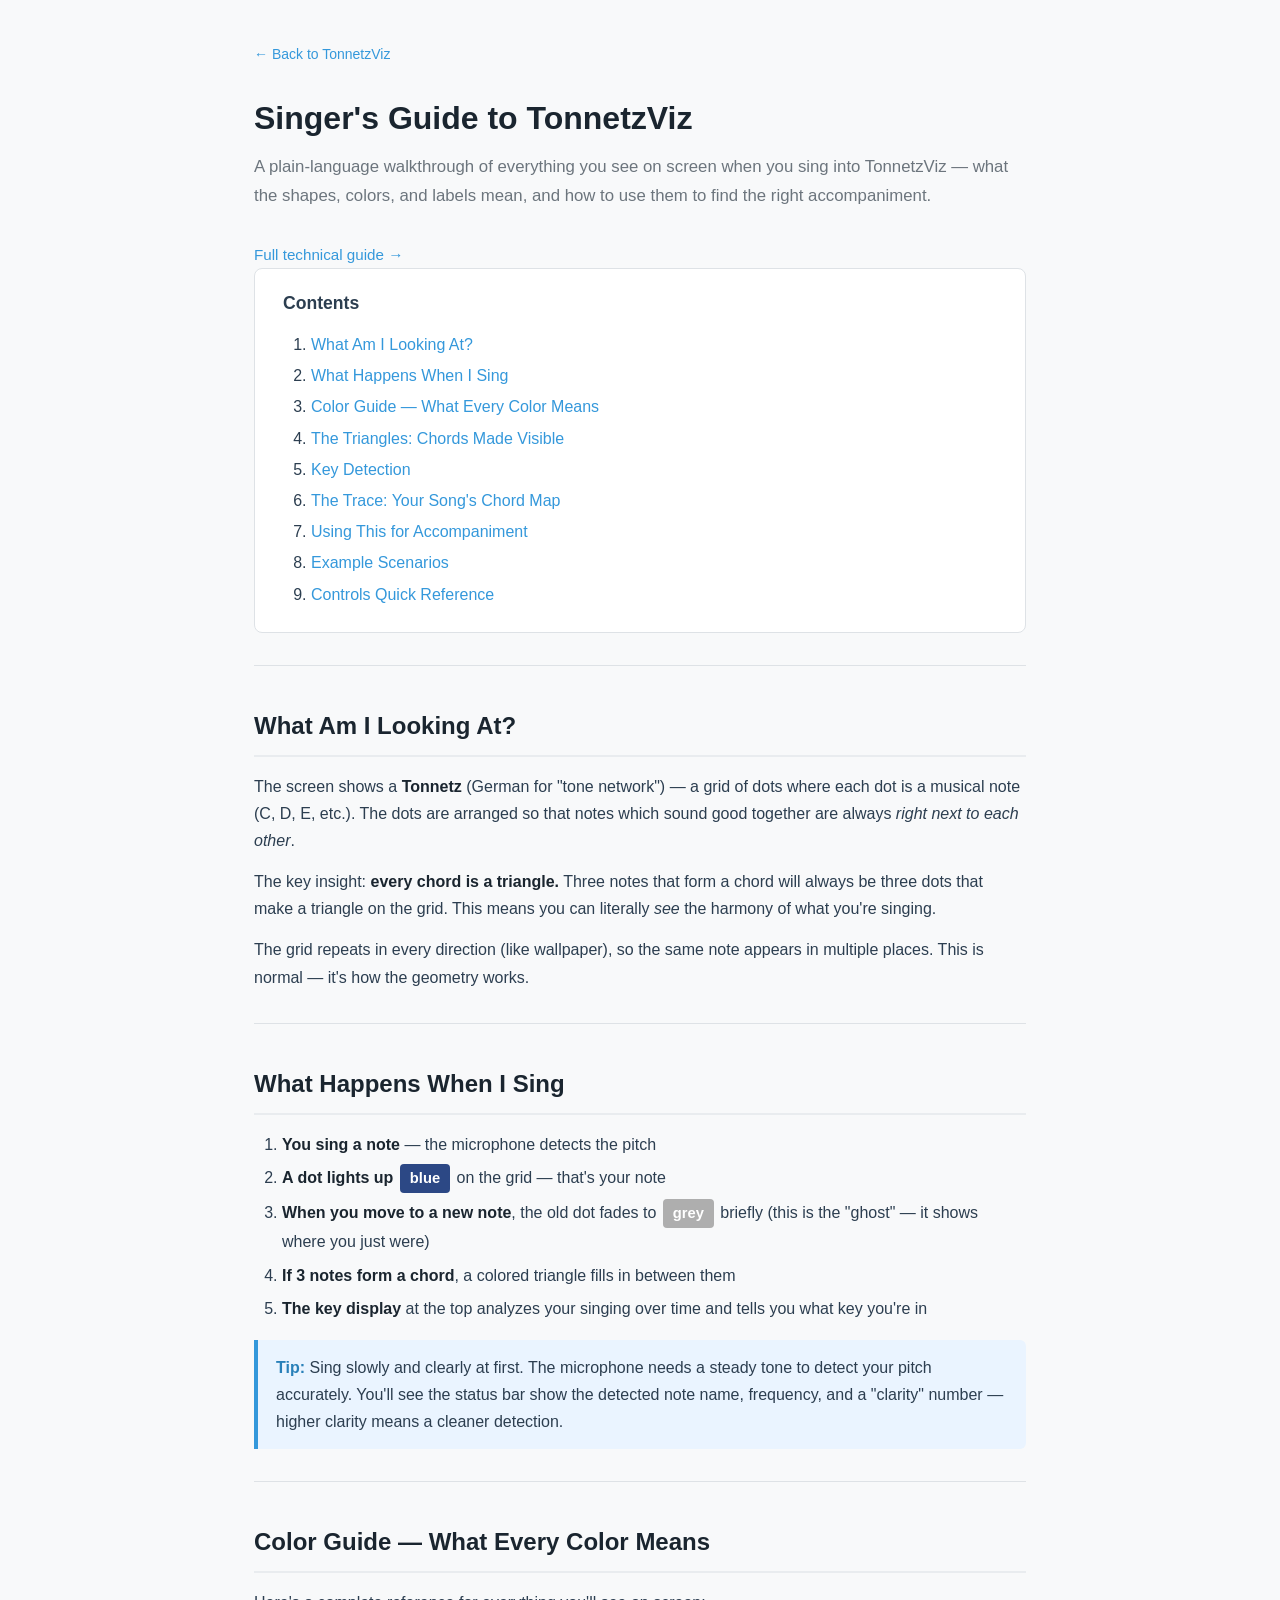
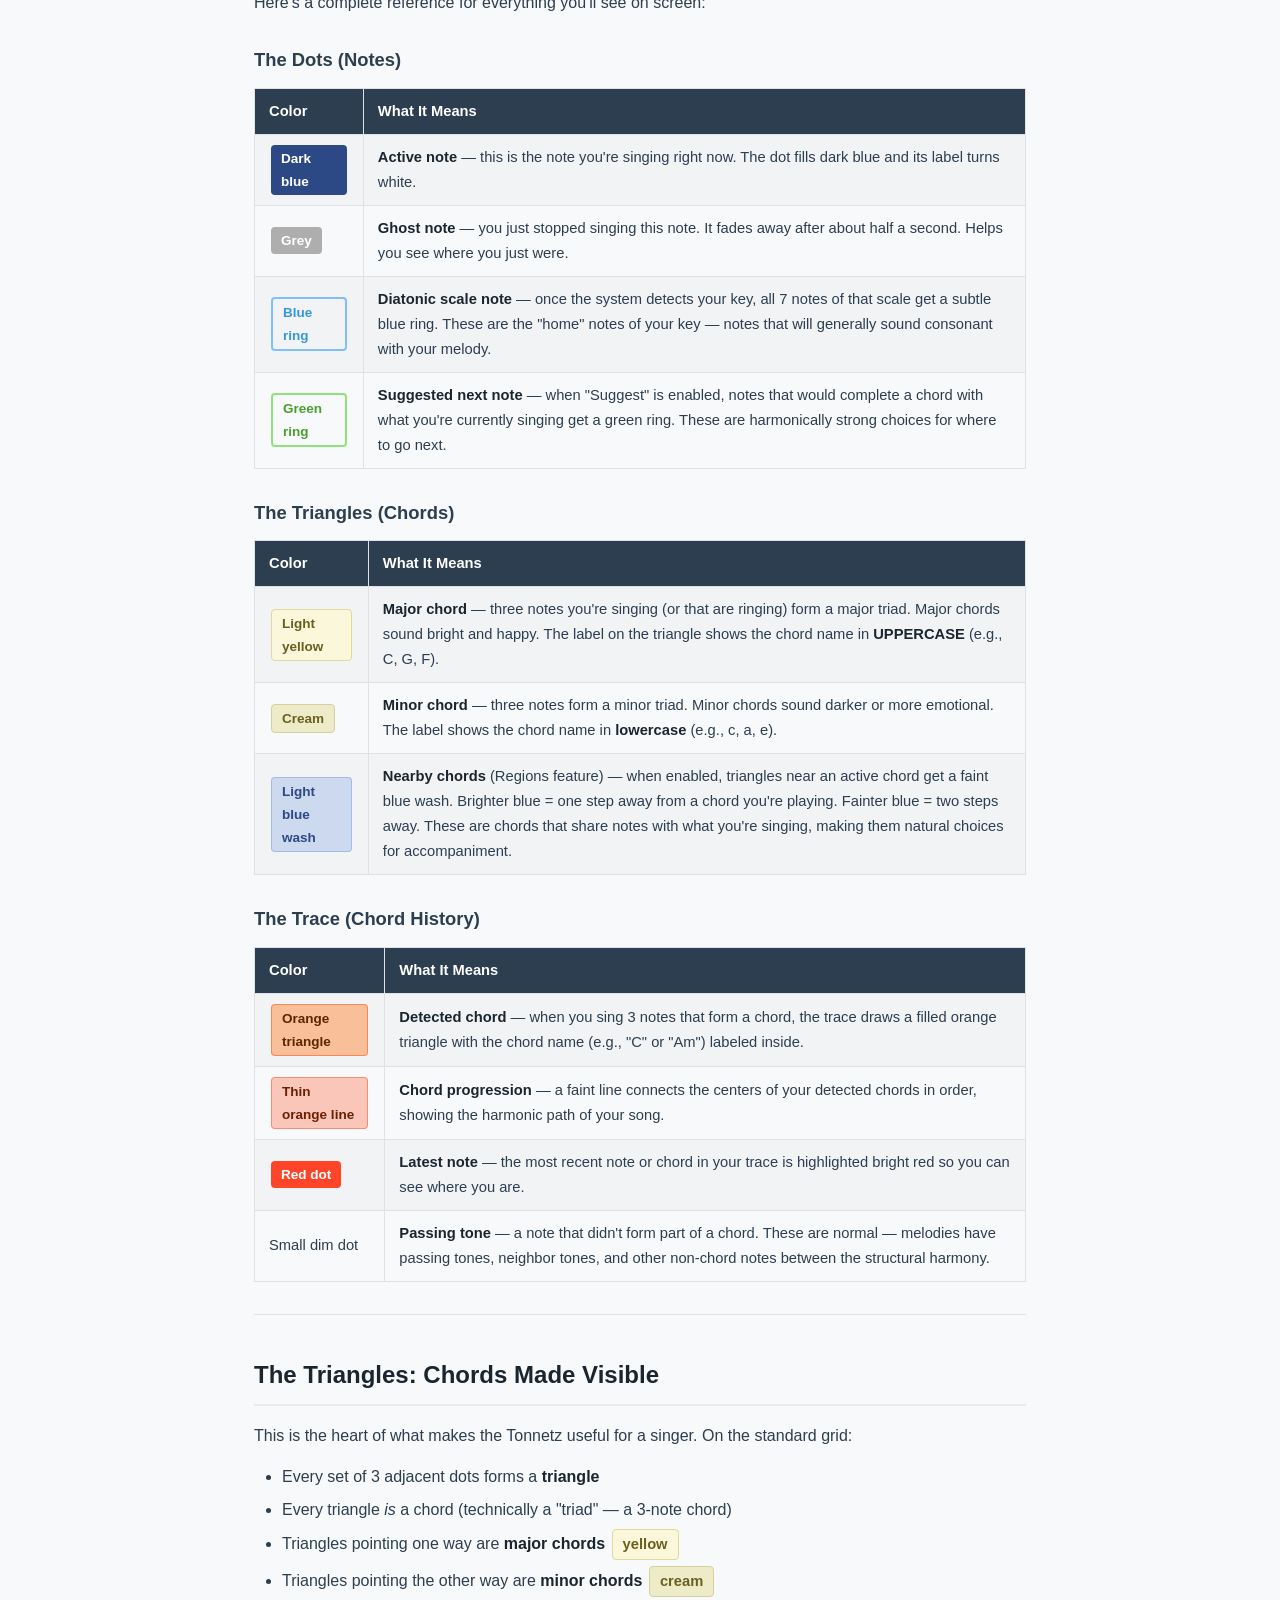
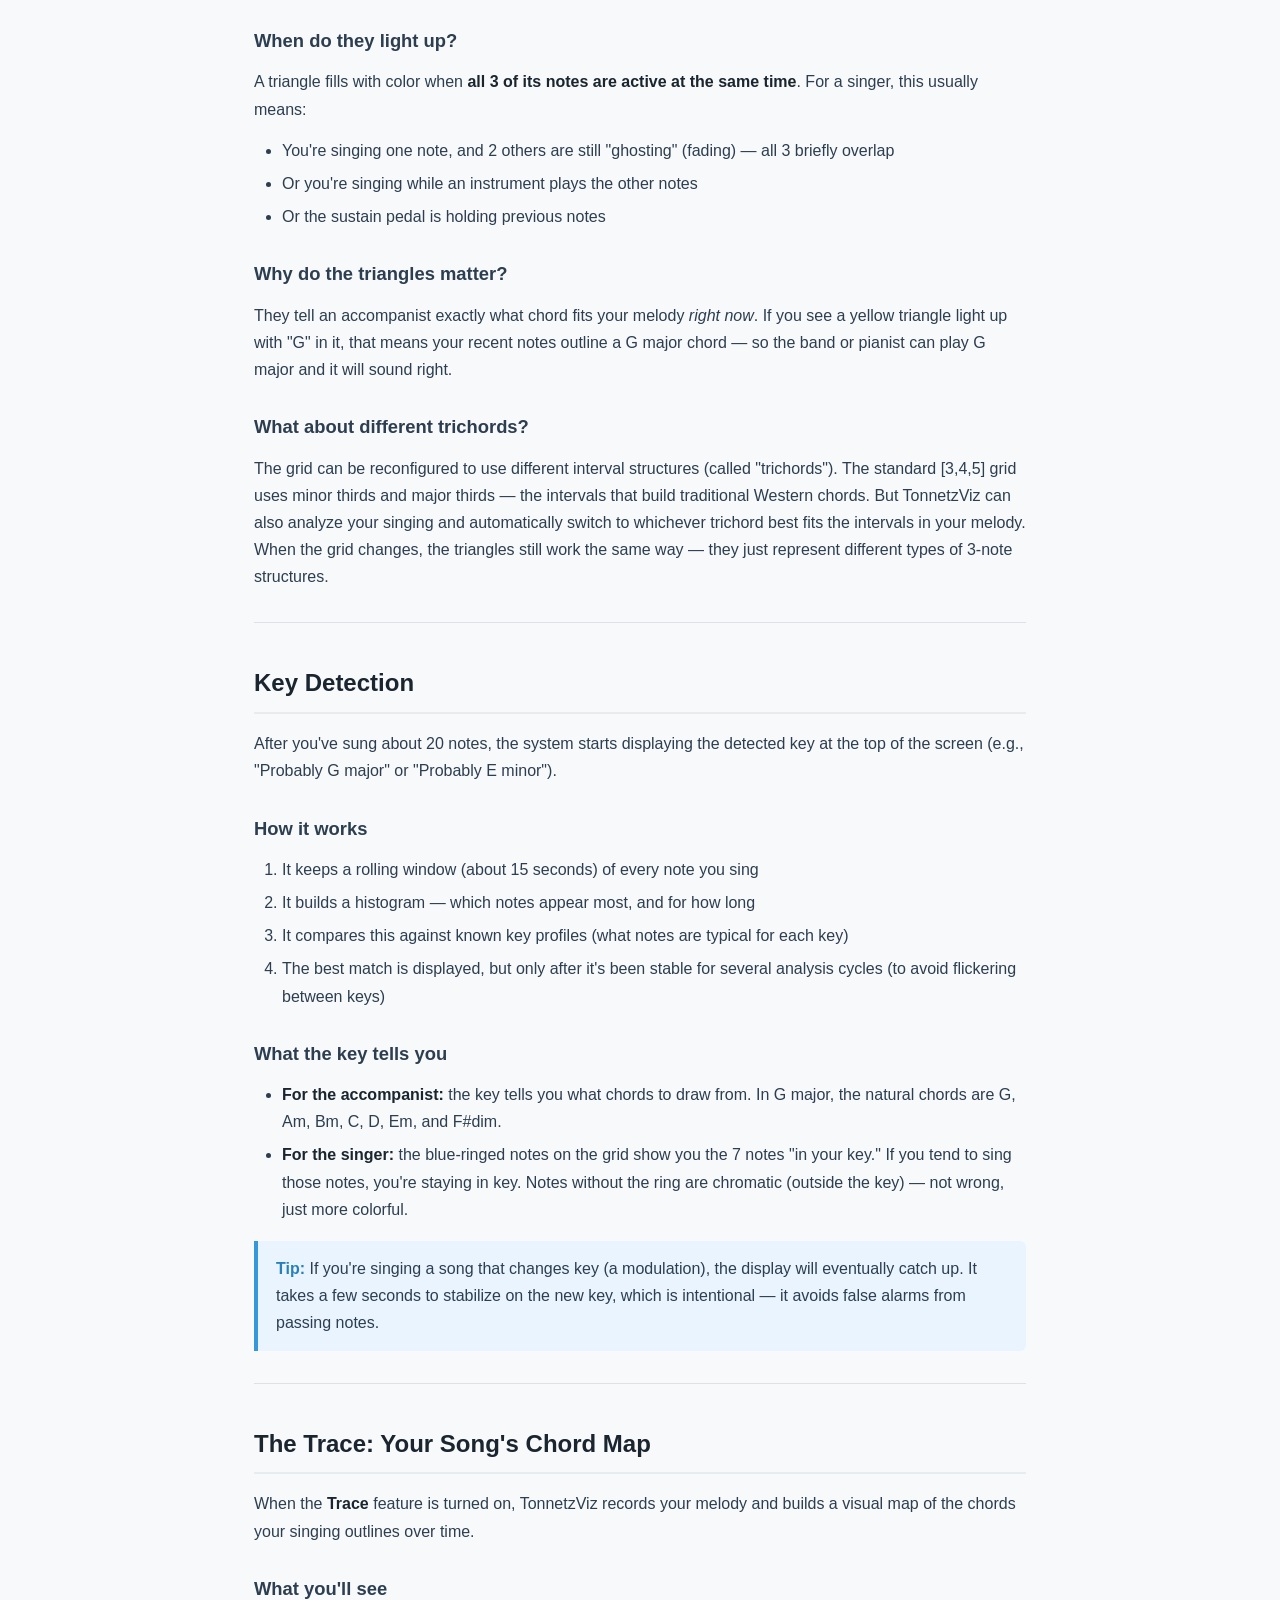
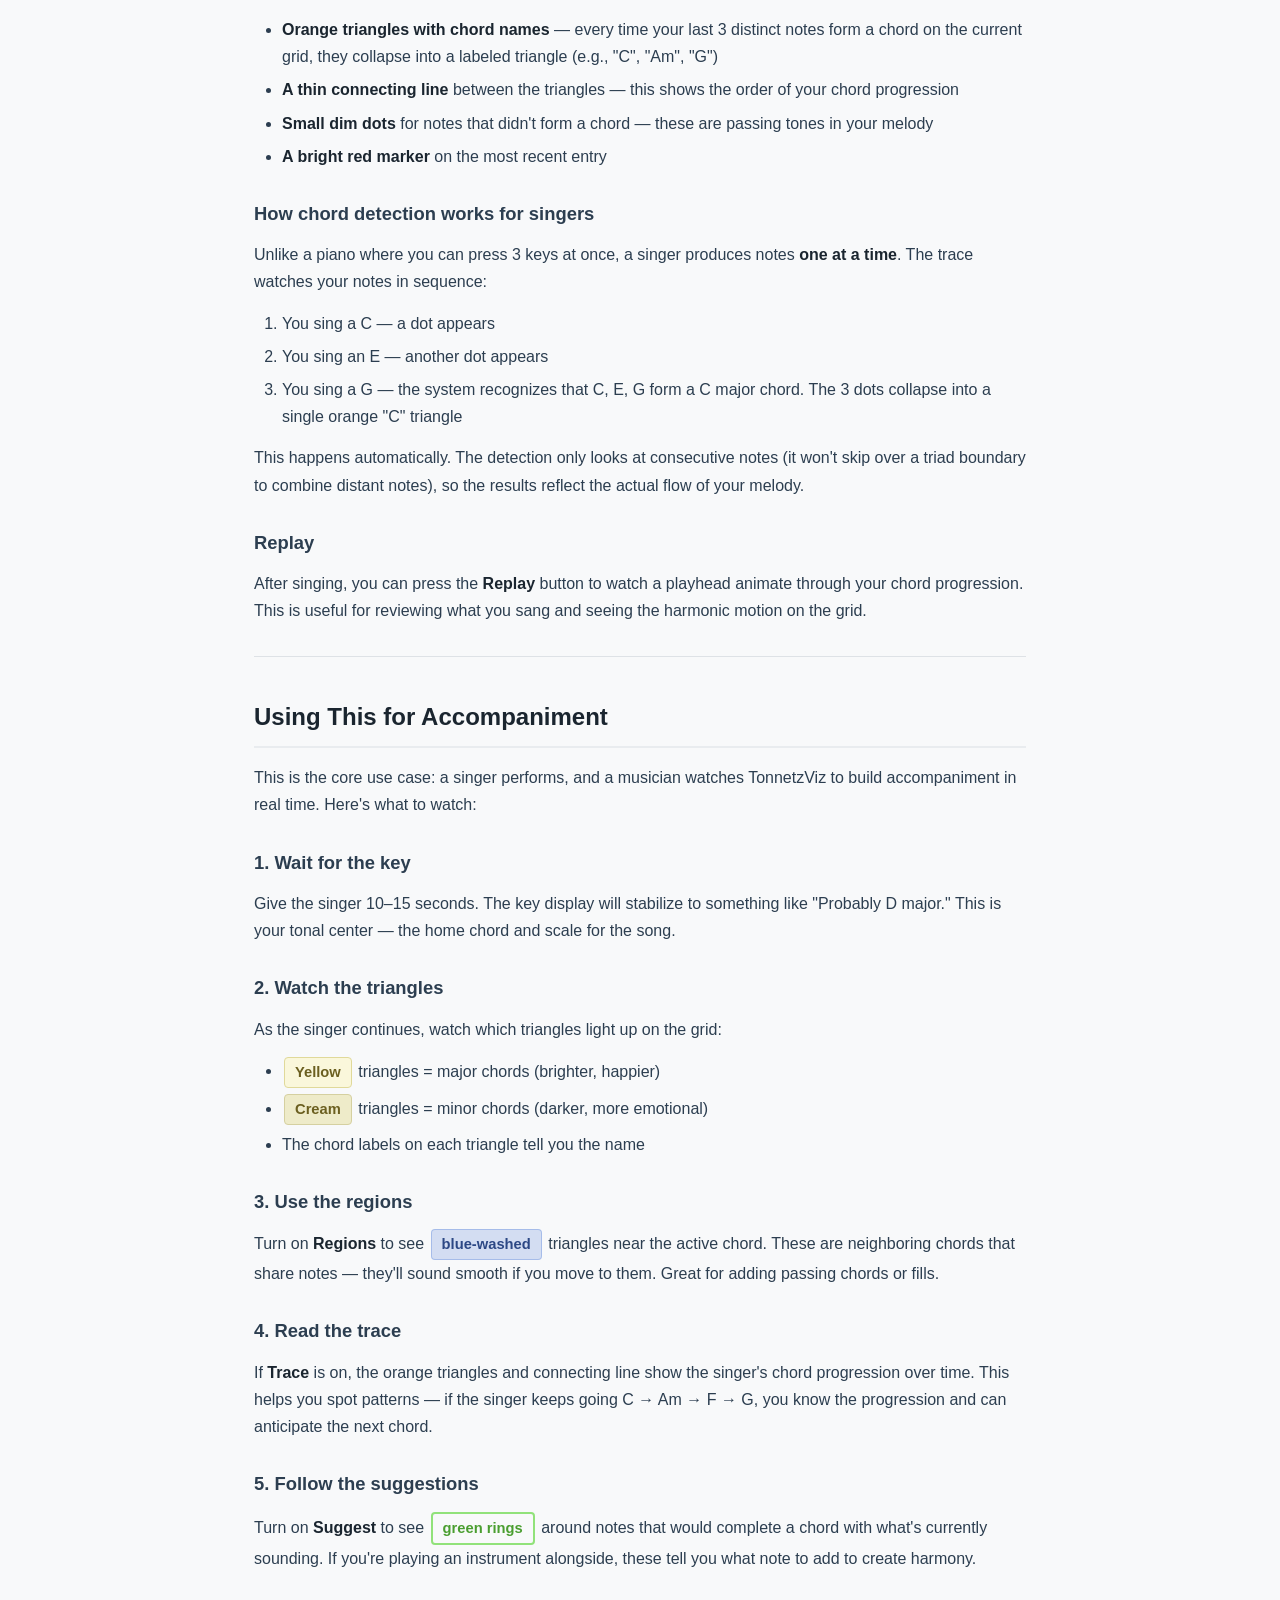
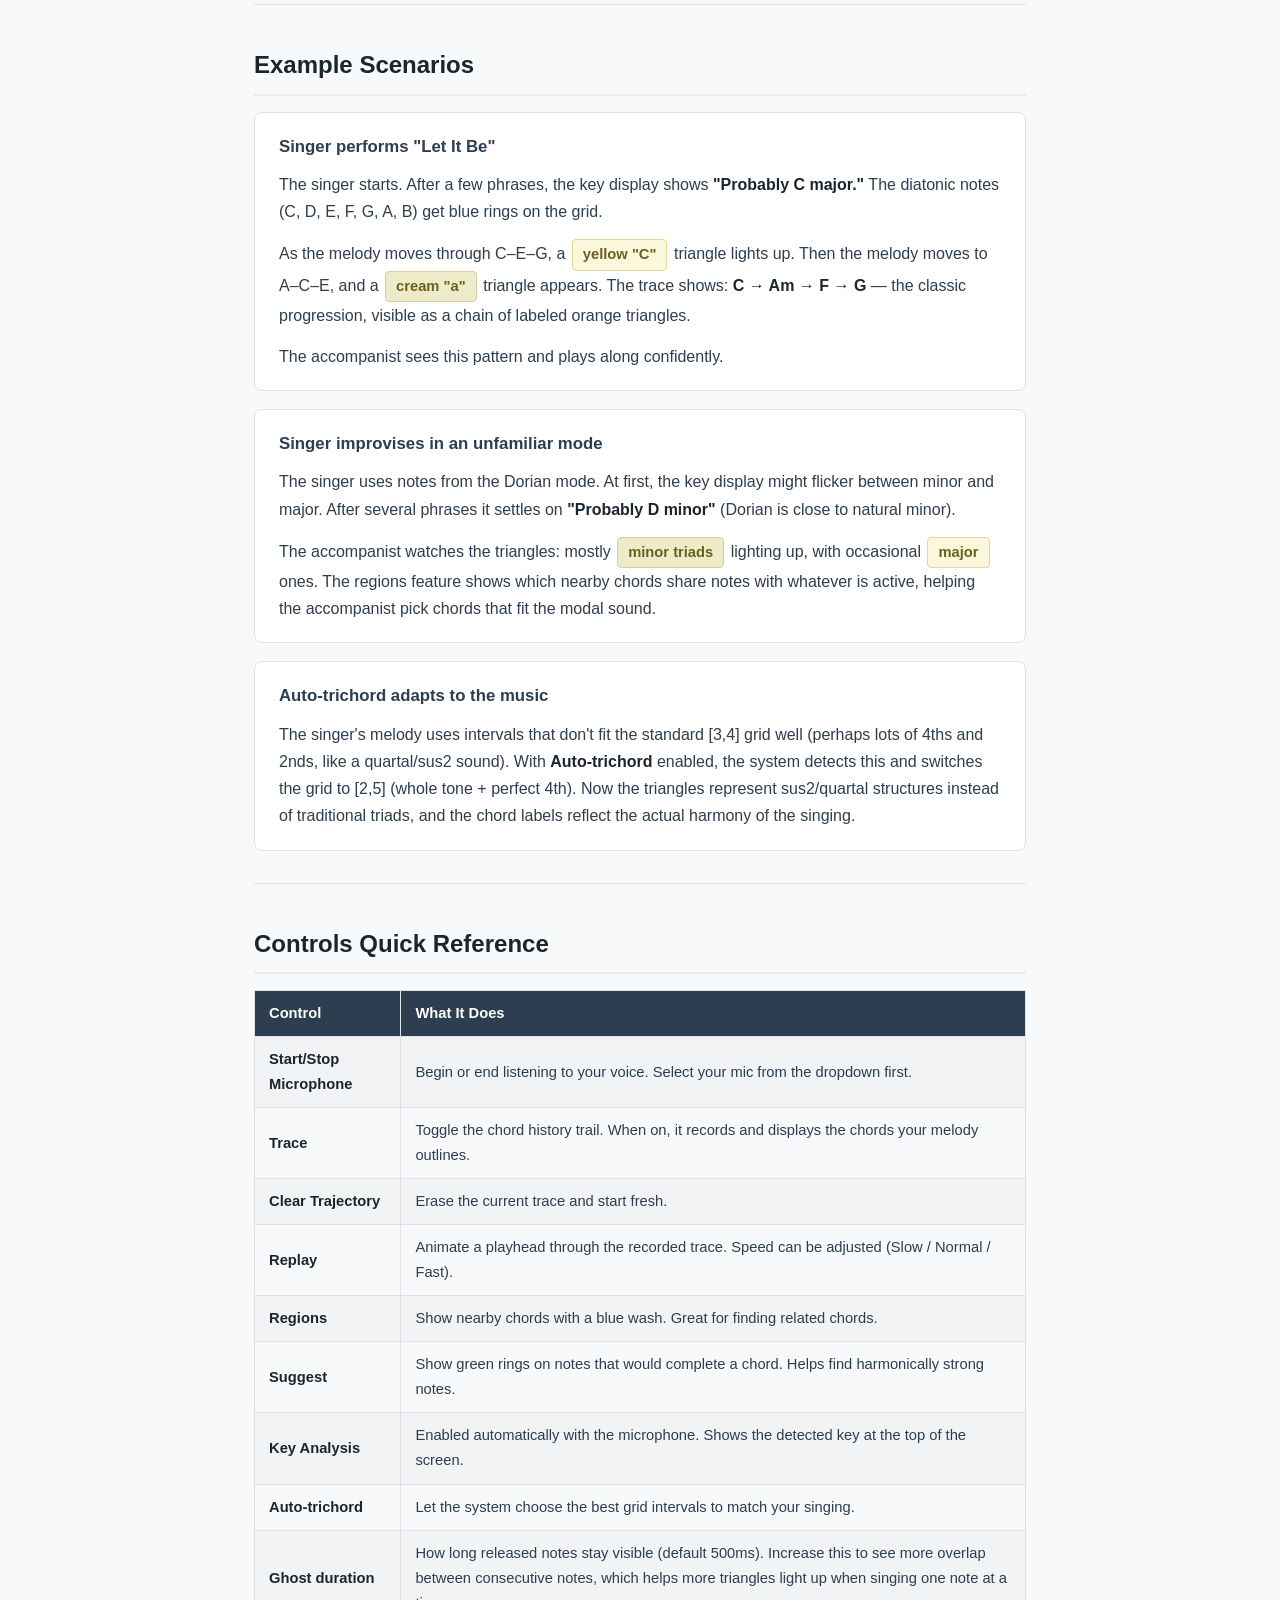
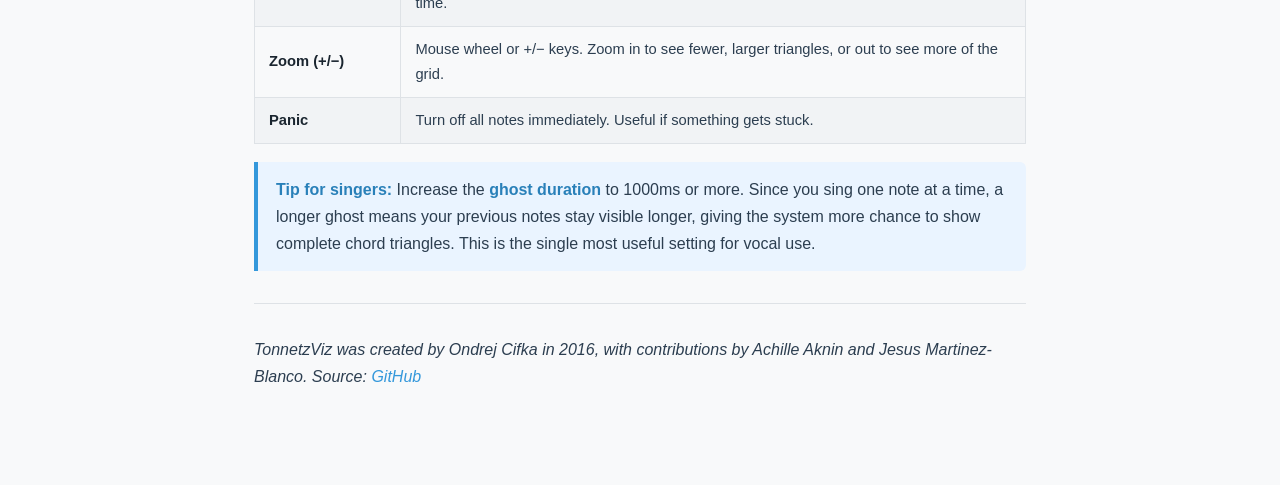
<file: vocalist-guide.html>
<!DOCTYPE html>
<html lang="en">
<head>
  <meta charset="UTF-8">
  <meta name="viewport" content="width=device-width, initial-scale=1.0">
  <title>TonnetzViz: Singer's Guide</title>
  <style>
    * { margin: 0; padding: 0; box-sizing: border-box; }

    body {
      font-family: -apple-system, BlinkMacSystemFont, "Segoe UI", Roboto, Helvetica, Arial, sans-serif;
      line-height: 1.7;
      color: #2c3e50;
      background: #f8f9fa;
    }

    .container {
      max-width: 820px;
      margin: 0 auto;
      padding: 40px 24px 80px;
    }

    .back-link {
      display: inline-block;
      margin-bottom: 24px;
      color: #3498db;
      text-decoration: none;
      font-size: 14px;
    }
    .back-link:hover { text-decoration: underline; }

    h1 {
      font-size: 2em;
      margin-bottom: 8px;
      color: #1a252f;
    }

    .subtitle {
      font-size: 1.05em;
      color: #6c757d;
      margin-bottom: 32px;
    }

    hr {
      border: none;
      border-top: 1px solid #dee2e6;
      margin: 32px 0;
    }

    h2 {
      font-size: 1.5em;
      margin-top: 40px;
      margin-bottom: 16px;
      padding-bottom: 8px;
      border-bottom: 2px solid #e9ecef;
      color: #1a252f;
    }

    h3 {
      font-size: 1.15em;
      margin-top: 28px;
      margin-bottom: 12px;
      color: #2c3e50;
    }

    p {
      margin-bottom: 14px;
    }

    a {
      color: #3498db;
      text-decoration: none;
    }
    a:hover { text-decoration: underline; }

    ul, ol {
      margin-bottom: 14px;
      padding-left: 28px;
    }

    li {
      margin-bottom: 6px;
    }

    strong { color: #1a252f; }

    .toc {
      background: #fff;
      border: 1px solid #dee2e6;
      border-radius: 8px;
      padding: 20px 28px;
      margin-bottom: 32px;
    }
    .toc h3 {
      margin-top: 0;
      margin-bottom: 12px;
      font-size: 1.1em;
    }
    .toc ol {
      margin-bottom: 0;
    }
    .toc li {
      margin-bottom: 4px;
    }

    .visual-key {
      display: inline-block;
      border-radius: 4px;
      padding: 2px 10px;
      font-weight: 600;
      font-size: 0.92em;
      margin: 0 2px;
      vertical-align: middle;
    }
    .swatch-blue {
      background: #2c4885;
      color: #fff;
    }
    .swatch-yellow {
      background: #faf7db;
      color: #6b5f20;
      border: 1px solid #e0d99a;
    }
    .swatch-cream {
      background: #eeebc9;
      color: #6b5f20;
      border: 1px solid #d5d0a0;
    }
    .swatch-orange {
      background: rgba(255, 140, 60, 0.5);
      color: #5a2800;
      border: 1px solid rgba(255, 100, 40, 0.6);
    }
    .swatch-blue-ring {
      background: transparent;
      color: #3498db;
      border: 2px solid rgba(100, 180, 255, 0.8);
    }
    .swatch-green-ring {
      background: transparent;
      color: #4a9e30;
      border: 2px solid rgba(120, 220, 90, 0.8);
    }
    .swatch-region {
      background: rgba(100, 140, 220, 0.25);
      color: #2c4885;
      border: 1px solid rgba(100, 140, 220, 0.4);
    }
    .swatch-ghost {
      background: #aeaeae;
      color: #fff;
    }
    .swatch-red {
      background: rgba(255, 50, 20, 0.9);
      color: #fff;
    }
    .swatch-flow {
      background: rgba(255, 80, 40, 0.3);
      color: #6b2000;
      border: 1px solid rgba(255, 80, 40, 0.5);
    }

    .color-legend {
      width: 100%;
      border-collapse: collapse;
      margin-bottom: 18px;
      font-size: 0.92em;
    }
    .color-legend th, .color-legend td {
      border: 1px solid #dee2e6;
      padding: 10px 14px;
      text-align: left;
    }
    .color-legend th {
      background: #2c3e50;
      color: #fff;
      font-weight: 600;
    }
    .color-legend tr:nth-child(even) {
      background: #f1f3f5;
    }

    .scenario {
      background: #fff;
      border: 1px solid #dee2e6;
      border-radius: 8px;
      padding: 20px 24px;
      margin-bottom: 18px;
    }
    .scenario h4 {
      margin-top: 0;
      margin-bottom: 10px;
      color: #2c3e50;
      font-size: 1.05em;
    }
    .scenario p:last-child {
      margin-bottom: 0;
    }

    .tip {
      background: #eaf4ff;
      border-left: 4px solid #3498db;
      padding: 14px 18px;
      margin: 18px 0;
      border-radius: 0 6px 6px 0;
    }
    .tip strong {
      color: #2980b9;
    }

    .links-row {
      display: flex;
      gap: 16px;
      margin-top: 12px;
    }
    .links-row a {
      font-size: 0.95em;
    }
  </style>
</head>
<body>
  <div class="container">
    <a href="index.html" class="back-link">&larr; Back to TonnetzViz</a>

    <h1>Singer's Guide to TonnetzViz</h1>
    <p class="subtitle">A plain-language walkthrough of everything you see on screen when you sing into TonnetzViz &mdash; what the shapes, colors, and labels mean, and how to use them to find the right accompaniment.</p>

    <div class="links-row">
      <a href="help.html">Full technical guide &rarr;</a>
    </div>

    <div class="toc">
      <h3>Contents</h3>
      <ol>
        <li><a href="#what-is-this">What Am I Looking At?</a></li>
        <li><a href="#singing">What Happens When I Sing</a></li>
        <li><a href="#color-guide">Color Guide &mdash; What Every Color Means</a></li>
        <li><a href="#triangles">The Triangles: Chords Made Visible</a></li>
        <li><a href="#key-detection">Key Detection</a></li>
        <li><a href="#trace">The Trace: Your Song's Chord Map</a></li>
        <li><a href="#accompaniment">Using This for Accompaniment</a></li>
        <li><a href="#scenarios">Example Scenarios</a></li>
        <li><a href="#controls">Controls Quick Reference</a></li>
      </ol>
    </div>

    <hr>

    <h2 id="what-is-this">What Am I Looking At?</h2>
    <p>The screen shows a <strong>Tonnetz</strong> (German for "tone network") &mdash; a grid of dots where each dot is a musical note (C, D, E, etc.). The dots are arranged so that notes which sound good together are always <em>right next to each other</em>.</p>
    <p>The key insight: <strong>every chord is a triangle.</strong> Three notes that form a chord will always be three dots that make a triangle on the grid. This means you can literally <em>see</em> the harmony of what you're singing.</p>
    <p>The grid repeats in every direction (like wallpaper), so the same note appears in multiple places. This is normal &mdash; it's how the geometry works.</p>

    <hr>

    <h2 id="singing">What Happens When I Sing</h2>
    <ol>
      <li><strong>You sing a note</strong> &mdash; the microphone detects the pitch</li>
      <li><strong>A dot lights up</strong> <span class="visual-key swatch-blue">blue</span> on the grid &mdash; that's your note</li>
      <li><strong>When you move to a new note</strong>, the old dot fades to <span class="visual-key swatch-ghost">grey</span> briefly (this is the "ghost" &mdash; it shows where you just were)</li>
      <li><strong>If 3 notes form a chord</strong>, a colored triangle fills in between them</li>
      <li><strong>The key display</strong> at the top analyzes your singing over time and tells you what key you're in</li>
    </ol>

    <div class="tip">
      <strong>Tip:</strong> Sing slowly and clearly at first. The microphone needs a steady tone to detect your pitch accurately. You'll see the status bar show the detected note name, frequency, and a "clarity" number &mdash; higher clarity means a cleaner detection.
    </div>

    <hr>

    <h2 id="color-guide">Color Guide &mdash; What Every Color Means</h2>
    <p>Here's a complete reference for everything you'll see on screen:</p>

    <h3>The Dots (Notes)</h3>
    <table class="color-legend">
      <tr><th>Color</th><th>What It Means</th></tr>
      <tr>
        <td><span class="visual-key swatch-blue">Dark blue</span></td>
        <td><strong>Active note</strong> &mdash; this is the note you're singing right now. The dot fills dark blue and its label turns white.</td>
      </tr>
      <tr>
        <td><span class="visual-key swatch-ghost">Grey</span></td>
        <td><strong>Ghost note</strong> &mdash; you just stopped singing this note. It fades away after about half a second. Helps you see where you just were.</td>
      </tr>
      <tr>
        <td><span class="visual-key swatch-blue-ring">Blue ring</span></td>
        <td><strong>Diatonic scale note</strong> &mdash; once the system detects your key, all 7 notes of that scale get a subtle blue ring. These are the "home" notes of your key &mdash; notes that will generally sound consonant with your melody.</td>
      </tr>
      <tr>
        <td><span class="visual-key swatch-green-ring">Green ring</span></td>
        <td><strong>Suggested next note</strong> &mdash; when "Suggest" is enabled, notes that would complete a chord with what you're currently singing get a green ring. These are harmonically strong choices for where to go next.</td>
      </tr>
    </table>

    <h3>The Triangles (Chords)</h3>
    <table class="color-legend">
      <tr><th>Color</th><th>What It Means</th></tr>
      <tr>
        <td><span class="visual-key swatch-yellow">Light yellow</span></td>
        <td><strong>Major chord</strong> &mdash; three notes you're singing (or that are ringing) form a major triad. Major chords sound bright and happy. The label on the triangle shows the chord name in <strong>UPPERCASE</strong> (e.g., C, G, F).</td>
      </tr>
      <tr>
        <td><span class="visual-key swatch-cream">Cream</span></td>
        <td><strong>Minor chord</strong> &mdash; three notes form a minor triad. Minor chords sound darker or more emotional. The label shows the chord name in <strong>lowercase</strong> (e.g., c, a, e).</td>
      </tr>
      <tr>
        <td><span class="visual-key swatch-region">Light blue wash</span></td>
        <td><strong>Nearby chords</strong> (Regions feature) &mdash; when enabled, triangles near an active chord get a faint blue wash. Brighter blue = one step away from a chord you're playing. Fainter blue = two steps away. These are chords that share notes with what you're singing, making them natural choices for accompaniment.</td>
      </tr>
    </table>

    <h3>The Trace (Chord History)</h3>
    <table class="color-legend">
      <tr><th>Color</th><th>What It Means</th></tr>
      <tr>
        <td><span class="visual-key swatch-orange">Orange triangle</span></td>
        <td><strong>Detected chord</strong> &mdash; when you sing 3 notes that form a chord, the trace draws a filled orange triangle with the chord name (e.g., "C" or "Am") labeled inside.</td>
      </tr>
      <tr>
        <td><span class="visual-key swatch-flow">Thin orange line</span></td>
        <td><strong>Chord progression</strong> &mdash; a faint line connects the centers of your detected chords in order, showing the harmonic path of your song.</td>
      </tr>
      <tr>
        <td><span class="visual-key swatch-red">Red dot</span></td>
        <td><strong>Latest note</strong> &mdash; the most recent note or chord in your trace is highlighted bright red so you can see where you are.</td>
      </tr>
      <tr>
        <td>Small dim dot</td>
        <td><strong>Passing tone</strong> &mdash; a note that didn't form part of a chord. These are normal &mdash; melodies have passing tones, neighbor tones, and other non-chord notes between the structural harmony.</td>
      </tr>
    </table>

    <hr>

    <h2 id="triangles">The Triangles: Chords Made Visible</h2>
    <p>This is the heart of what makes the Tonnetz useful for a singer. On the standard grid:</p>
    <ul>
      <li>Every set of 3 adjacent dots forms a <strong>triangle</strong></li>
      <li>Every triangle <em>is</em> a chord (technically a "triad" &mdash; a 3-note chord)</li>
      <li>Triangles pointing one way are <strong>major chords</strong> <span class="visual-key swatch-yellow">yellow</span></li>
      <li>Triangles pointing the other way are <strong>minor chords</strong> <span class="visual-key swatch-cream">cream</span></li>
    </ul>

    <h3>When do they light up?</h3>
    <p>A triangle fills with color when <strong>all 3 of its notes are active at the same time</strong>. For a singer, this usually means:</p>
    <ul>
      <li>You're singing one note, and 2 others are still "ghosting" (fading) &mdash; all 3 briefly overlap</li>
      <li>Or you're singing while an instrument plays the other notes</li>
      <li>Or the sustain pedal is holding previous notes</li>
    </ul>

    <h3>Why do the triangles matter?</h3>
    <p>They tell an accompanist exactly what chord fits your melody <em>right now</em>. If you see a yellow triangle light up with "G" in it, that means your recent notes outline a G major chord &mdash; so the band or pianist can play G major and it will sound right.</p>

    <h3>What about different trichords?</h3>
    <p>The grid can be reconfigured to use different interval structures (called "trichords"). The standard [3,4,5] grid uses minor thirds and major thirds &mdash; the intervals that build traditional Western chords. But TonnetzViz can also analyze your singing and automatically switch to whichever trichord best fits the intervals in your melody. When the grid changes, the triangles still work the same way &mdash; they just represent different types of 3-note structures.</p>

    <hr>

    <h2 id="key-detection">Key Detection</h2>
    <p>After you've sung about 20 notes, the system starts displaying the detected key at the top of the screen (e.g., "Probably G major" or "Probably E minor").</p>

    <h3>How it works</h3>
    <ol>
      <li>It keeps a rolling window (about 15 seconds) of every note you sing</li>
      <li>It builds a histogram &mdash; which notes appear most, and for how long</li>
      <li>It compares this against known key profiles (what notes are typical for each key)</li>
      <li>The best match is displayed, but only after it's been stable for several analysis cycles (to avoid flickering between keys)</li>
    </ol>

    <h3>What the key tells you</h3>
    <ul>
      <li><strong>For the accompanist:</strong> the key tells you what chords to draw from. In G major, the natural chords are G, Am, Bm, C, D, Em, and F#dim.</li>
      <li><strong>For the singer:</strong> the blue-ringed notes on the grid show you the 7 notes "in your key." If you tend to sing those notes, you're staying in key. Notes without the ring are chromatic (outside the key) &mdash; not wrong, just more colorful.</li>
    </ul>

    <div class="tip">
      <strong>Tip:</strong> If you're singing a song that changes key (a modulation), the display will eventually catch up. It takes a few seconds to stabilize on the new key, which is intentional &mdash; it avoids false alarms from passing notes.
    </div>

    <hr>

    <h2 id="trace">The Trace: Your Song's Chord Map</h2>
    <p>When the <strong>Trace</strong> feature is turned on, TonnetzViz records your melody and builds a visual map of the chords your singing outlines over time.</p>

    <h3>What you'll see</h3>
    <ul>
      <li><strong>Orange triangles with chord names</strong> &mdash; every time your last 3 distinct notes form a chord on the current grid, they collapse into a labeled triangle (e.g., "C", "Am", "G")</li>
      <li><strong>A thin connecting line</strong> between the triangles &mdash; this shows the order of your chord progression</li>
      <li><strong>Small dim dots</strong> for notes that didn't form a chord &mdash; these are passing tones in your melody</li>
      <li><strong>A bright red marker</strong> on the most recent entry</li>
    </ul>

    <h3>How chord detection works for singers</h3>
    <p>Unlike a piano where you can press 3 keys at once, a singer produces notes <strong>one at a time</strong>. The trace watches your notes in sequence:</p>
    <ol>
      <li>You sing a C &mdash; a dot appears</li>
      <li>You sing an E &mdash; another dot appears</li>
      <li>You sing a G &mdash; the system recognizes that C, E, G form a C major chord. The 3 dots collapse into a single orange "C" triangle</li>
    </ol>
    <p>This happens automatically. The detection only looks at consecutive notes (it won't skip over a triad boundary to combine distant notes), so the results reflect the actual flow of your melody.</p>

    <h3>Replay</h3>
    <p>After singing, you can press the <strong>Replay</strong> button to watch a playhead animate through your chord progression. This is useful for reviewing what you sang and seeing the harmonic motion on the grid.</p>

    <hr>

    <h2 id="accompaniment">Using This for Accompaniment</h2>
    <p>This is the core use case: a singer performs, and a musician watches TonnetzViz to build accompaniment in real time. Here's what to watch:</p>

    <h3>1. Wait for the key</h3>
    <p>Give the singer 10&ndash;15 seconds. The key display will stabilize to something like "Probably D major." This is your tonal center &mdash; the home chord and scale for the song.</p>

    <h3>2. Watch the triangles</h3>
    <p>As the singer continues, watch which triangles light up on the grid:</p>
    <ul>
      <li><span class="visual-key swatch-yellow">Yellow</span> triangles = major chords (brighter, happier)</li>
      <li><span class="visual-key swatch-cream">Cream</span> triangles = minor chords (darker, more emotional)</li>
      <li>The chord labels on each triangle tell you the name</li>
    </ul>

    <h3>3. Use the regions</h3>
    <p>Turn on <strong>Regions</strong> to see <span class="visual-key swatch-region">blue-washed</span> triangles near the active chord. These are neighboring chords that share notes &mdash; they'll sound smooth if you move to them. Great for adding passing chords or fills.</p>

    <h3>4. Read the trace</h3>
    <p>If <strong>Trace</strong> is on, the orange triangles and connecting line show the singer's chord progression over time. This helps you spot patterns &mdash; if the singer keeps going C &rarr; Am &rarr; F &rarr; G, you know the progression and can anticipate the next chord.</p>

    <h3>5. Follow the suggestions</h3>
    <p>Turn on <strong>Suggest</strong> to see <span class="visual-key swatch-green-ring">green rings</span> around notes that would complete a chord with what's currently sounding. If you're playing an instrument alongside, these tell you what note to add to create harmony.</p>

    <hr>

    <h2 id="scenarios">Example Scenarios</h2>

    <div class="scenario">
      <h4>Singer performs "Let It Be"</h4>
      <p>The singer starts. After a few phrases, the key display shows <strong>"Probably C major."</strong> The diatonic notes (C, D, E, F, G, A, B) get blue rings on the grid.</p>
      <p>As the melody moves through C&ndash;E&ndash;G, a <span class="visual-key swatch-yellow">yellow "C"</span> triangle lights up. Then the melody moves to A&ndash;C&ndash;E, and a <span class="visual-key swatch-cream">cream "a"</span> triangle appears. The trace shows: <strong>C &rarr; Am &rarr; F &rarr; G</strong> &mdash; the classic progression, visible as a chain of labeled orange triangles.</p>
      <p>The accompanist sees this pattern and plays along confidently.</p>
    </div>

    <div class="scenario">
      <h4>Singer improvises in an unfamiliar mode</h4>
      <p>The singer uses notes from the Dorian mode. At first, the key display might flicker between minor and major. After several phrases it settles on <strong>"Probably D minor"</strong> (Dorian is close to natural minor).</p>
      <p>The accompanist watches the triangles: mostly <span class="visual-key swatch-cream">minor triads</span> lighting up, with occasional <span class="visual-key swatch-yellow">major</span> ones. The regions feature shows which nearby chords share notes with whatever is active, helping the accompanist pick chords that fit the modal sound.</p>
    </div>

    <div class="scenario">
      <h4>Auto-trichord adapts to the music</h4>
      <p>The singer's melody uses intervals that don't fit the standard [3,4] grid well (perhaps lots of 4ths and 2nds, like a quartal/sus2 sound). With <strong>Auto-trichord</strong> enabled, the system detects this and switches the grid to [2,5] (whole tone + perfect 4th). Now the triangles represent sus2/quartal structures instead of traditional triads, and the chord labels reflect the actual harmony of the singing.</p>
    </div>

    <hr>

    <h2 id="controls">Controls Quick Reference</h2>
    <table class="color-legend">
      <tr><th>Control</th><th>What It Does</th></tr>
      <tr>
        <td><strong>Start/Stop Microphone</strong></td>
        <td>Begin or end listening to your voice. Select your mic from the dropdown first.</td>
      </tr>
      <tr>
        <td><strong>Trace</strong></td>
        <td>Toggle the chord history trail. When on, it records and displays the chords your melody outlines.</td>
      </tr>
      <tr>
        <td><strong>Clear Trajectory</strong></td>
        <td>Erase the current trace and start fresh.</td>
      </tr>
      <tr>
        <td><strong>Replay</strong></td>
        <td>Animate a playhead through the recorded trace. Speed can be adjusted (Slow / Normal / Fast).</td>
      </tr>
      <tr>
        <td><strong>Regions</strong></td>
        <td>Show nearby chords with a blue wash. Great for finding related chords.</td>
      </tr>
      <tr>
        <td><strong>Suggest</strong></td>
        <td>Show green rings on notes that would complete a chord. Helps find harmonically strong notes.</td>
      </tr>
      <tr>
        <td><strong>Key Analysis</strong></td>
        <td>Enabled automatically with the microphone. Shows the detected key at the top of the screen.</td>
      </tr>
      <tr>
        <td><strong>Auto-trichord</strong></td>
        <td>Let the system choose the best grid intervals to match your singing.</td>
      </tr>
      <tr>
        <td><strong>Ghost duration</strong></td>
        <td>How long released notes stay visible (default 500ms). Increase this to see more overlap between consecutive notes, which helps more triangles light up when singing one note at a time.</td>
      </tr>
      <tr>
        <td><strong>Zoom (+/&minus;)</strong></td>
        <td>Mouse wheel or +/&minus; keys. Zoom in to see fewer, larger triangles, or out to see more of the grid.</td>
      </tr>
      <tr>
        <td><strong>Panic</strong></td>
        <td>Turn off all notes immediately. Useful if something gets stuck.</td>
      </tr>
    </table>

    <div class="tip">
      <strong>Tip for singers:</strong> Increase the <strong>ghost duration</strong> to 1000ms or more. Since you sing one note at a time, a longer ghost means your previous notes stay visible longer, giving the system more chance to show complete chord triangles. This is the single most useful setting for vocal use.
    </div>

    <hr>

    <p><em>TonnetzViz was created by Ondrej Cifka in 2016, with contributions by Achille Aknin and Jesus Martinez-Blanco. Source: <a href="https://github.com/cifkao/tonnetz-viz">GitHub</a></em></p>
  </div>
</body>
</html>
</file>
